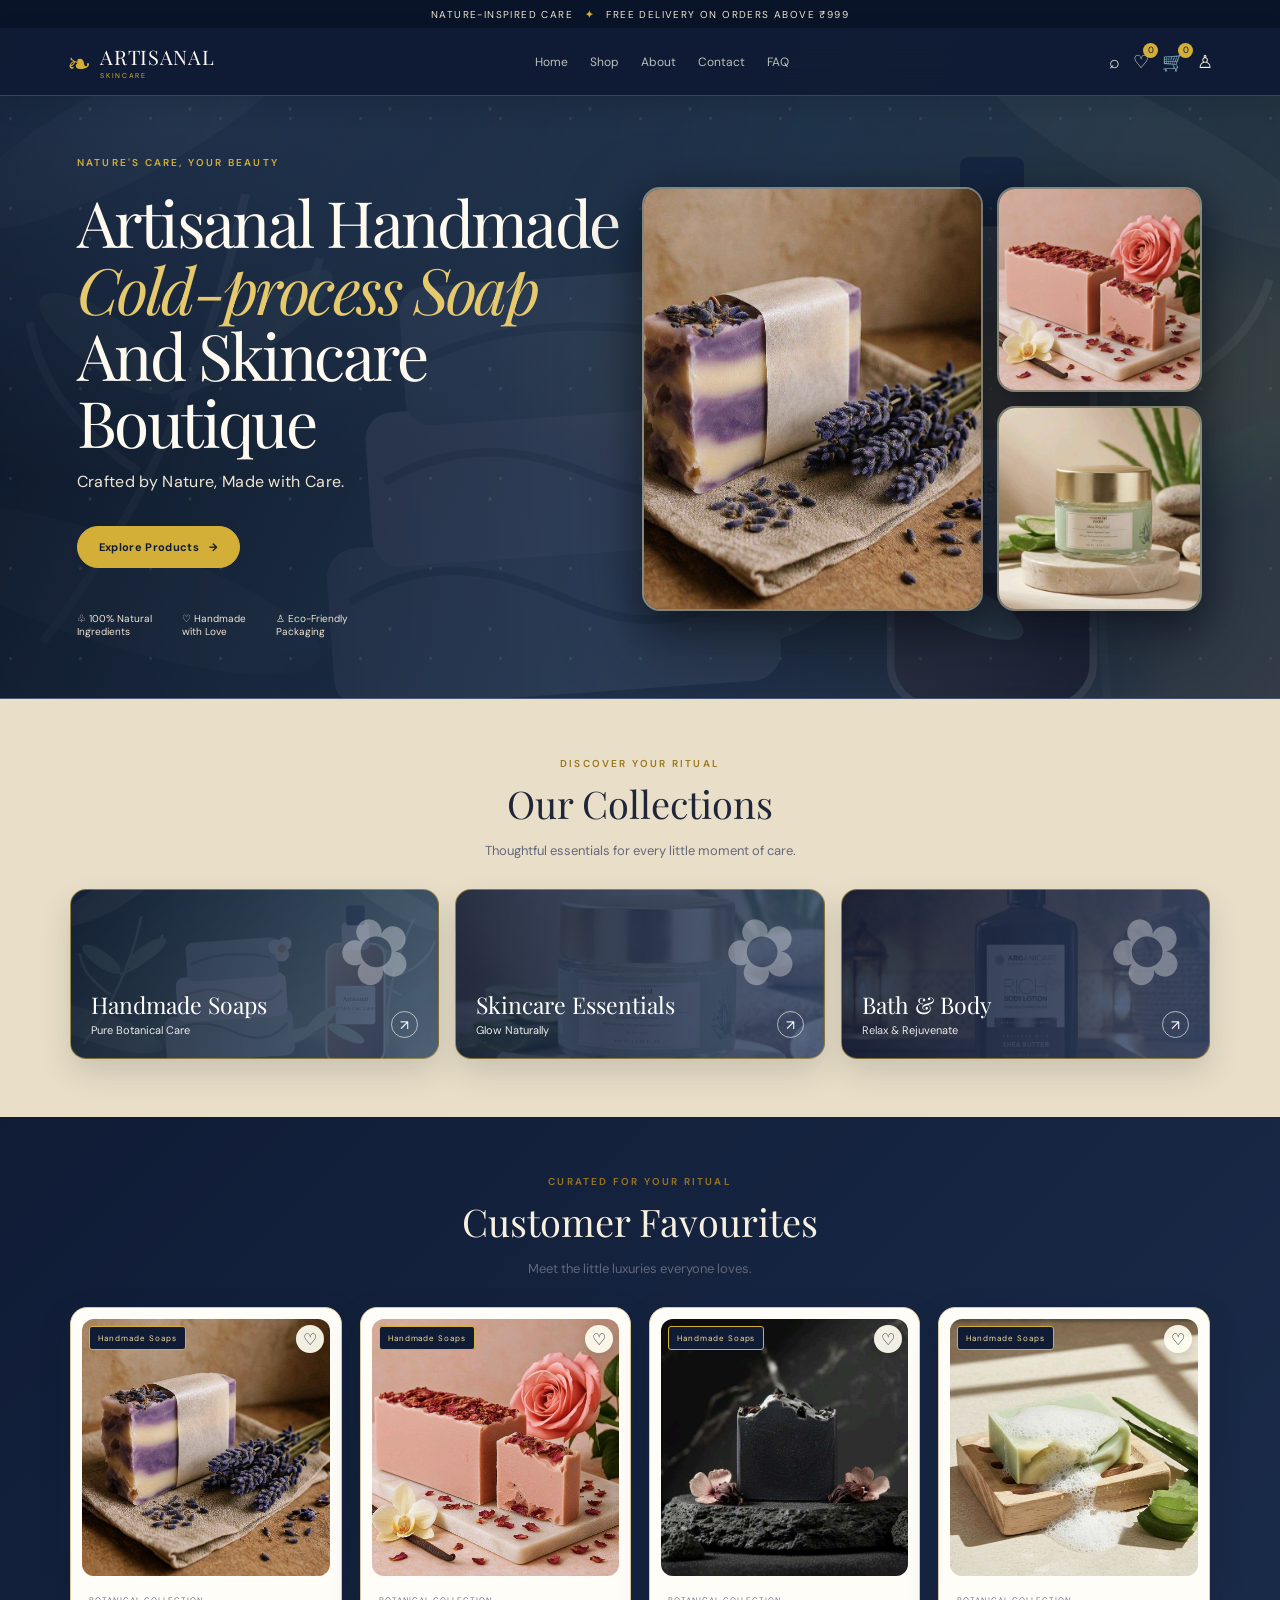
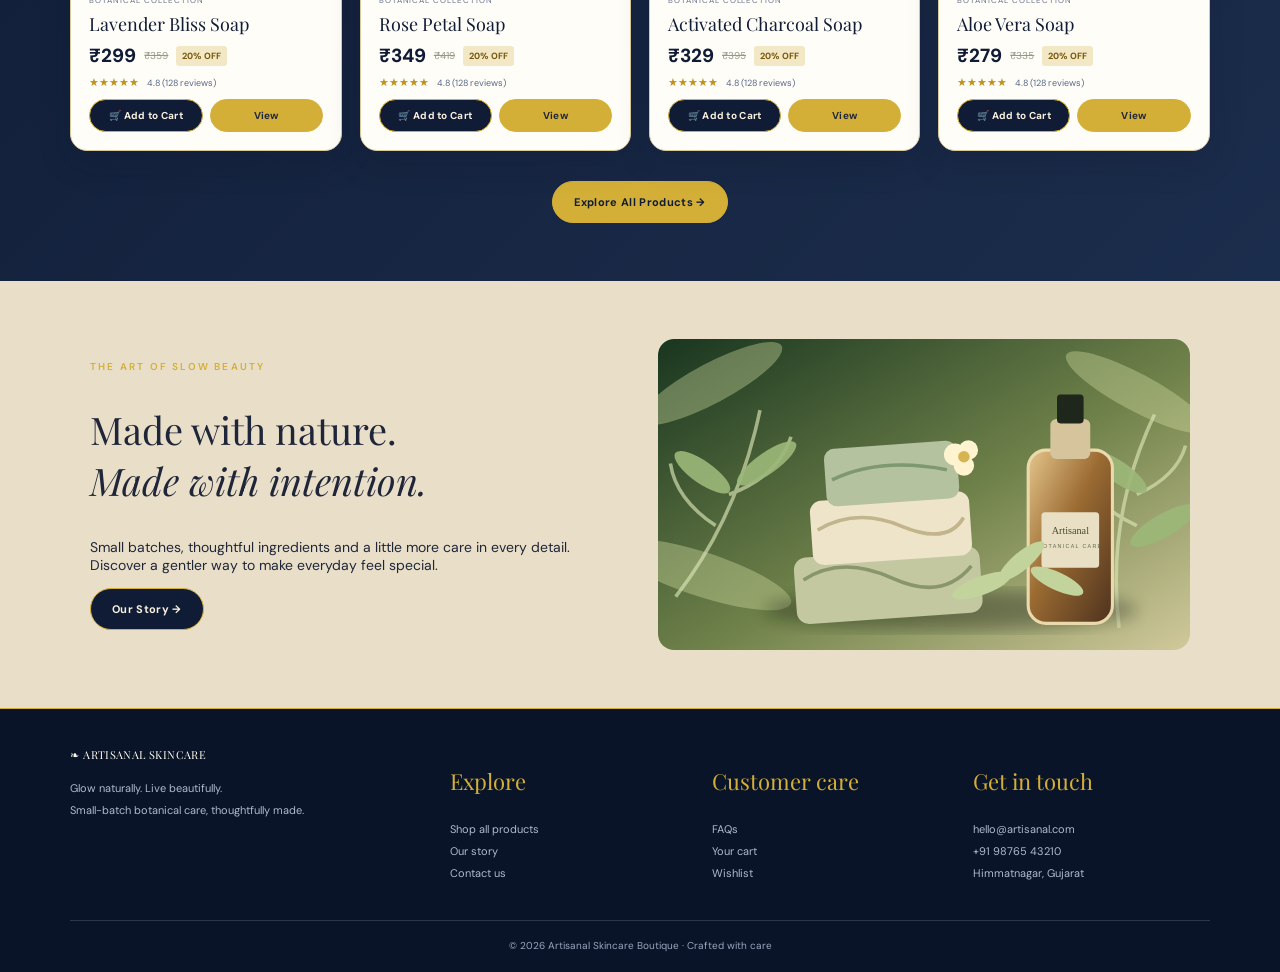
<file: index.html>
<!doctype html>
<html lang="en">
  <head>
    <meta charset="utf-8">
    <meta name="viewport" content="width=device-width,initial-scale=1">
    <meta name="theme-color" content="#101C36">
    <title>
      Home | Artisanal Skincare Boutique
    </title>
    <link rel="stylesheet" href="styles.css">
  </head>
  <body>
    <div class="announcement">
      NATURE-INSPIRED CARE
      <b>
        ✦
      </b>
      FREE DELIVERY ON ORDERS ABOVE ₹999
    </div>
    <header class="site-header">
      <a class="brand" href="index.html">
        <span class="brand-mark">
          ❧
        </span>
        <span>
          ARTISANAL
          <small>
            SKINCARE
          </small>
        </span>
      </a>
      <nav class="nav" id="mainNav">
        <a href="index.html">
          Home
        </a>
        <a href="shop.html">
          Shop
        </a>
        <a href="about.html">
          About
        </a>
        <a href="contact.html">
          Contact
        </a>
        <a href="faq.html">
          FAQ
        </a>
      </nav>
      <div class="header-actions">
        <a class="icon-link" href="shop.html" aria-label="Search">
          ⌕
        </a>
        <a class="icon-link" href="wishlist.html" aria-label="Wishlist">
          ♡
          <span class="count" id="wishCount">
            0
          </span>
        </a>
        <a class="icon-link" href="cart.html" aria-label="Cart">
          🛒
          <span class="count" id="cartCount">
            0
          </span>
        </a>
        <a class="icon-link" href="login.html" aria-label="Account">
          ♙
        </a>
        <button class="mobile-menu" id="mobileMenu">
          ☰
        </button>
      </div>
    </header>
    <main id="app" data-page="index">
    </main>
    <footer class="site-footer">
      <div class="footer-grid">
        <div>
          <a class="brand" href="index.html">
            ❧ ARTISANAL SKINCARE
          </a>
          <p>
            Glow naturally. Live beautifully.
            <br>
            Small-batch botanical care, thoughtfully made.
          </p>
        </div>
        <div>
          <h3>
            Explore
          </h3>
          <a href="shop.html">
            Shop all products
          </a>
          <a href="about.html">
            Our story
          </a>
          <a href="contact.html">
            Contact us
          </a>
        </div>
        <div>
          <h3>
            Customer care
          </h3>
          <a href="faq.html">
            FAQs
          </a>
          <a href="cart.html">
            Your cart
          </a>
          <a href="wishlist.html">
            Wishlist
          </a>
        </div>
        <div>
          <h3>
            Get in touch
          </h3>
          <p>
            hello@artisanal.com
            <br>
            +91 98765 43210
            <br>
            Himmatnagar, Gujarat
          </p>
        </div>
      </div>
      <div class="copyright">
        © 2026 Artisanal Skincare Boutique · Crafted with care
      </div>
    </footer>
    <div class="toast" id="toast">
    </div>
    <script src="products.js">
    </script>
    <script src="app.js">
    </script>
  </body>
</html>
</file>
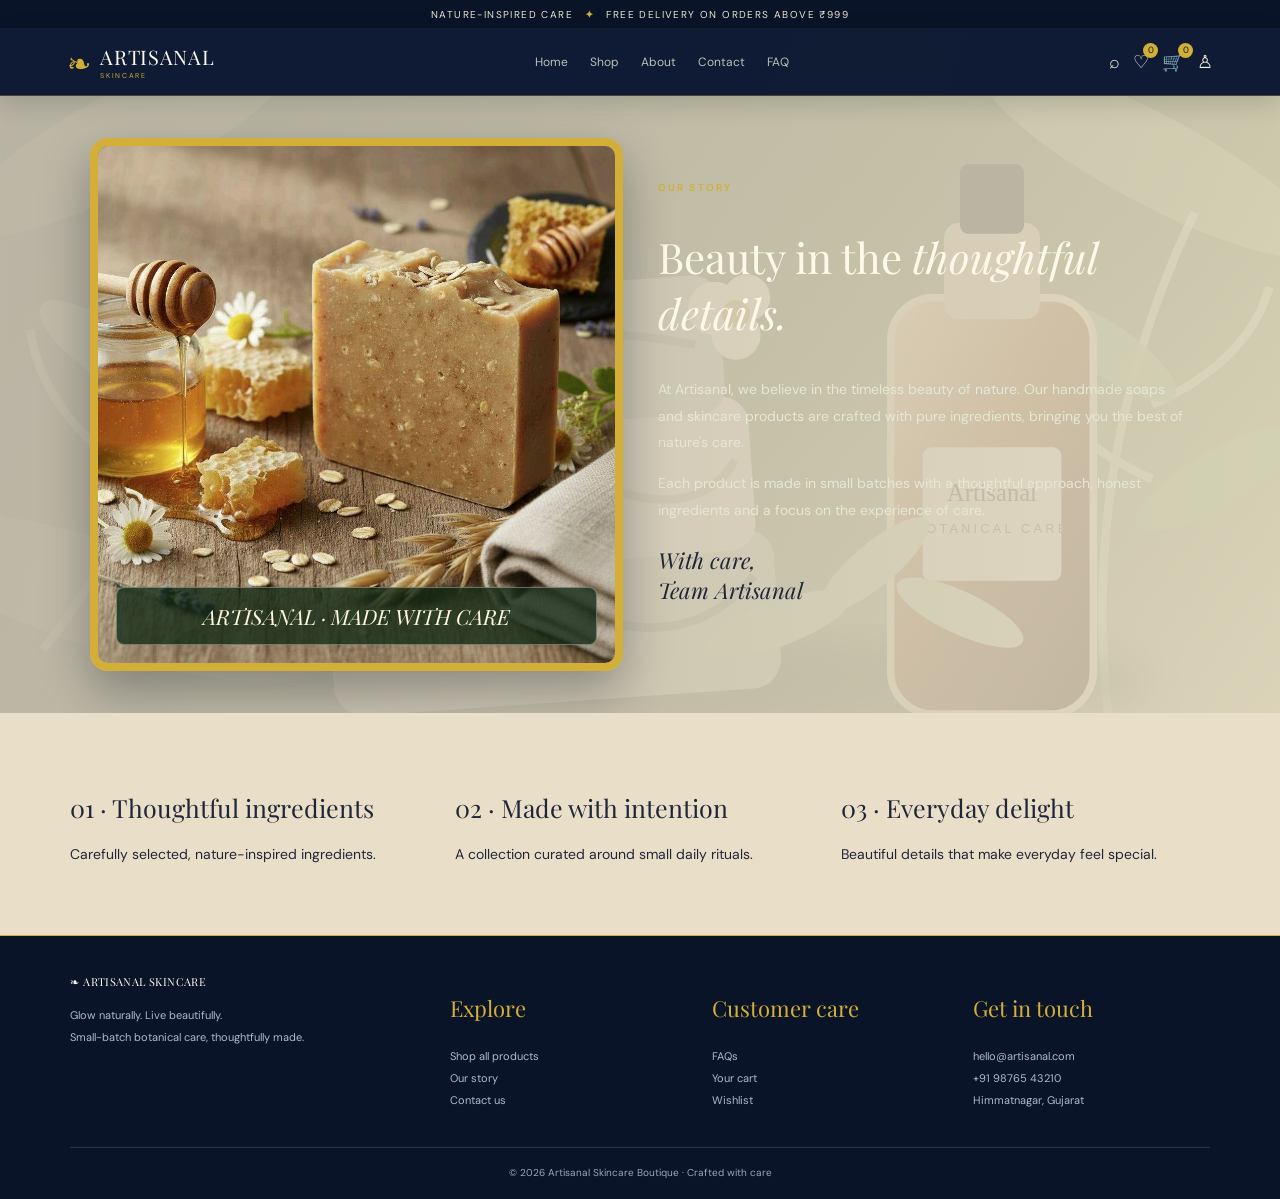
<file: about.html>
<!doctype html>
<html lang="en">
  <head>
    <meta charset="utf-8">
    <meta name="viewport" content="width=device-width,initial-scale=1">
    <meta name="theme-color" content="#101C36">
    <title>
      Our Story | Artisanal Skincare Boutique
    </title>
    <link rel="stylesheet" href="styles.css">
  </head>
  <body>
    <div class="announcement">
      NATURE-INSPIRED CARE
      <b>
        ✦
      </b>
      FREE DELIVERY ON ORDERS ABOVE ₹999
    </div>
    <header class="site-header">
      <a class="brand" href="index.html">
        <span class="brand-mark">
          ❧
        </span>
        <span>
          ARTISANAL
          <small>
            SKINCARE
          </small>
        </span>
      </a>
      <nav class="nav" id="mainNav">
        <a href="index.html">
          Home
        </a>
        <a href="shop.html">
          Shop
        </a>
        <a href="about.html">
          About
        </a>
        <a href="contact.html">
          Contact
        </a>
        <a href="faq.html">
          FAQ
        </a>
      </nav>
      <div class="header-actions">
        <a class="icon-link" href="shop.html" aria-label="Search">
          ⌕
        </a>
        <a class="icon-link" href="wishlist.html" aria-label="Wishlist">
          ♡
          <span class="count" id="wishCount">
            0
          </span>
        </a>
        <a class="icon-link" href="cart.html" aria-label="Cart">
          🛒
          <span class="count" id="cartCount">
            0
          </span>
        </a>
        <a class="icon-link" href="login.html" aria-label="Account">
          ♙
        </a>
        <button class="mobile-menu" id="mobileMenu">
          ☰
        </button>
      </div>
    </header>
    <main id="app" data-page="about">
    </main>
    <footer class="site-footer">
      <div class="footer-grid">
        <div>
          <a class="brand" href="index.html">
            ❧ ARTISANAL SKINCARE
          </a>
          <p>
            Glow naturally. Live beautifully.
            <br>
            Small-batch botanical care, thoughtfully made.
          </p>
        </div>
        <div>
          <h3>
            Explore
          </h3>
          <a href="shop.html">
            Shop all products
          </a>
          <a href="about.html">
            Our story
          </a>
          <a href="contact.html">
            Contact us
          </a>
        </div>
        <div>
          <h3>
            Customer care
          </h3>
          <a href="faq.html">
            FAQs
          </a>
          <a href="cart.html">
            Your cart
          </a>
          <a href="wishlist.html">
            Wishlist
          </a>
        </div>
        <div>
          <h3>
            Get in touch
          </h3>
          <p>
            hello@artisanal.com
            <br>
            +91 98765 43210
            <br>
            Himmatnagar, Gujarat
          </p>
        </div>
      </div>
      <div class="copyright">
        © 2026 Artisanal Skincare Boutique · Crafted with care
      </div>
    </footer>
    <div class="toast" id="toast">
    </div>
    <script src="products.js">
    </script>
    <script src="app.js">
    </script>
  </body>
</html>
</file>
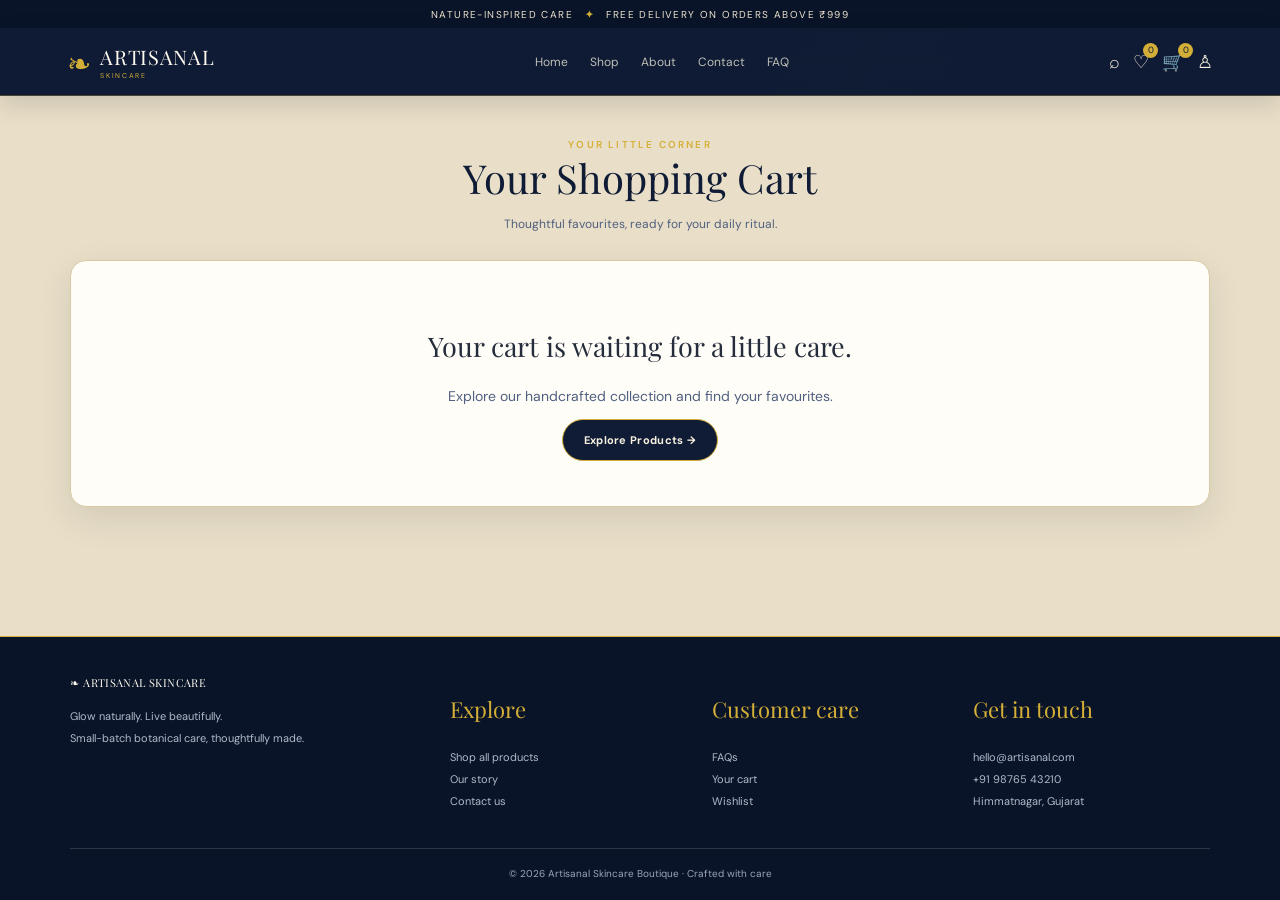
<file: cart.html>
<!doctype html>
<html lang="en">
  <head>
    <meta charset="utf-8">
    <meta name="viewport" content="width=device-width,initial-scale=1">
    <meta name="theme-color" content="#101C36">
    <title>
      Shopping Cart | Artisanal Skincare Boutique
    </title>
    <link rel="stylesheet" href="styles.css">
  </head>
  <body>
    <div class="announcement">
      NATURE-INSPIRED CARE
      <b>
        ✦
      </b>
      FREE DELIVERY ON ORDERS ABOVE ₹999
    </div>
    <header class="site-header">
      <a class="brand" href="index.html">
        <span class="brand-mark">
          ❧
        </span>
        <span>
          ARTISANAL
          <small>
            SKINCARE
          </small>
        </span>
      </a>
      <nav class="nav" id="mainNav">
        <a href="index.html">
          Home
        </a>
        <a href="shop.html">
          Shop
        </a>
        <a href="about.html">
          About
        </a>
        <a href="contact.html">
          Contact
        </a>
        <a href="faq.html">
          FAQ
        </a>
      </nav>
      <div class="header-actions">
        <a class="icon-link" href="shop.html" aria-label="Search">
          ⌕
        </a>
        <a class="icon-link" href="wishlist.html" aria-label="Wishlist">
          ♡
          <span class="count" id="wishCount">
            0
          </span>
        </a>
        <a class="icon-link" href="cart.html" aria-label="Cart">
          🛒
          <span class="count" id="cartCount">
            0
          </span>
        </a>
        <a class="icon-link" href="login.html" aria-label="Account">
          ♙
        </a>
        <button class="mobile-menu" id="mobileMenu">
          ☰
        </button>
      </div>
    </header>
    <main id="app" data-page="cart">
    </main>
    <footer class="site-footer">
      <div class="footer-grid">
        <div>
          <a class="brand" href="index.html">
            ❧ ARTISANAL SKINCARE
          </a>
          <p>
            Glow naturally. Live beautifully.
            <br>
            Small-batch botanical care, thoughtfully made.
          </p>
        </div>
        <div>
          <h3>
            Explore
          </h3>
          <a href="shop.html">
            Shop all products
          </a>
          <a href="about.html">
            Our story
          </a>
          <a href="contact.html">
            Contact us
          </a>
        </div>
        <div>
          <h3>
            Customer care
          </h3>
          <a href="faq.html">
            FAQs
          </a>
          <a href="cart.html">
            Your cart
          </a>
          <a href="wishlist.html">
            Wishlist
          </a>
        </div>
        <div>
          <h3>
            Get in touch
          </h3>
          <p>
            hello@artisanal.com
            <br>
            +91 98765 43210
            <br>
            Himmatnagar, Gujarat
          </p>
        </div>
      </div>
      <div class="copyright">
        © 2026 Artisanal Skincare Boutique · Crafted with care
      </div>
    </footer>
    <div class="toast" id="toast">
    </div>
    <script src="products.js">
    </script>
    <script src="app.js">
    </script>
  </body>
</html>
</file>
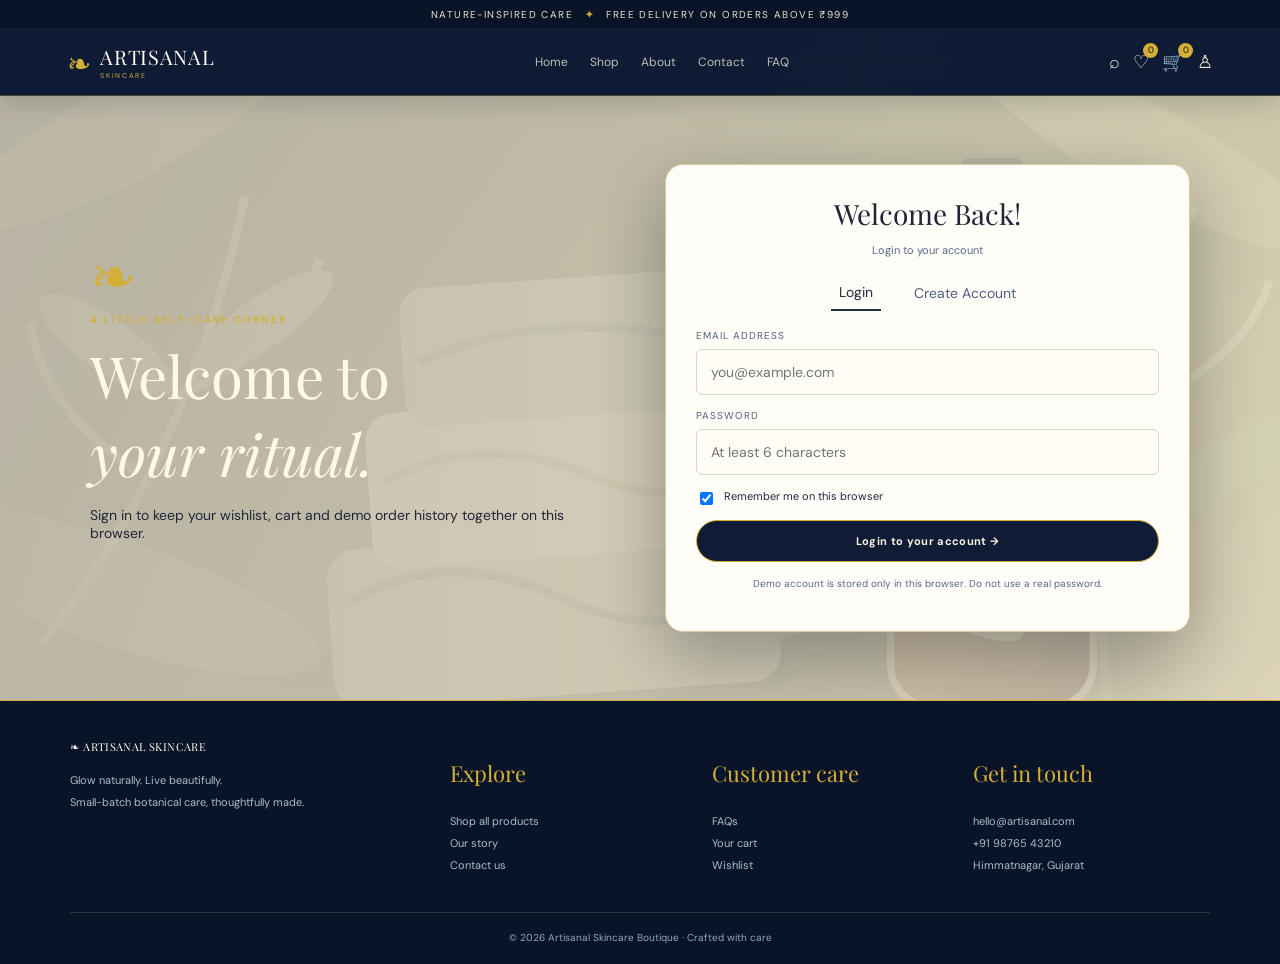
<file: checkout.html>
<!doctype html>
<html lang="en">
  <head>
    <meta charset="utf-8">
    <meta name="viewport" content="width=device-width,initial-scale=1">
    <meta name="theme-color" content="#101C36">
    <title>
      Checkout | Artisanal Skincare Boutique
    </title>
    <link rel="stylesheet" href="styles.css">
  </head>
  <body>
    <div class="announcement">
      NATURE-INSPIRED CARE
      <b>
        ✦
      </b>
      FREE DELIVERY ON ORDERS ABOVE ₹999
    </div>
    <header class="site-header">
      <a class="brand" href="index.html">
        <span class="brand-mark">
          ❧
        </span>
        <span>
          ARTISANAL
          <small>
            SKINCARE
          </small>
        </span>
      </a>
      <nav class="nav" id="mainNav">
        <a href="index.html">
          Home
        </a>
        <a href="shop.html">
          Shop
        </a>
        <a href="about.html">
          About
        </a>
        <a href="contact.html">
          Contact
        </a>
        <a href="faq.html">
          FAQ
        </a>
      </nav>
      <div class="header-actions">
        <a class="icon-link" href="shop.html" aria-label="Search">
          ⌕
        </a>
        <a class="icon-link" href="wishlist.html" aria-label="Wishlist">
          ♡
          <span class="count" id="wishCount">
            0
          </span>
        </a>
        <a class="icon-link" href="cart.html" aria-label="Cart">
          🛒
          <span class="count" id="cartCount">
            0
          </span>
        </a>
        <a class="icon-link" href="login.html" aria-label="Account">
          ♙
        </a>
        <button class="mobile-menu" id="mobileMenu">
          ☰
        </button>
      </div>
    </header>
    <main id="app" data-page="checkout">
    </main>
    <footer class="site-footer">
      <div class="footer-grid">
        <div>
          <a class="brand" href="index.html">
            ❧ ARTISANAL SKINCARE
          </a>
          <p>
            Glow naturally. Live beautifully.
            <br>
            Small-batch botanical care, thoughtfully made.
          </p>
        </div>
        <div>
          <h3>
            Explore
          </h3>
          <a href="shop.html">
            Shop all products
          </a>
          <a href="about.html">
            Our story
          </a>
          <a href="contact.html">
            Contact us
          </a>
        </div>
        <div>
          <h3>
            Customer care
          </h3>
          <a href="faq.html">
            FAQs
          </a>
          <a href="cart.html">
            Your cart
          </a>
          <a href="wishlist.html">
            Wishlist
          </a>
        </div>
        <div>
          <h3>
            Get in touch
          </h3>
          <p>
            hello@artisanal.com
            <br>
            +91 98765 43210
            <br>
            Himmatnagar, Gujarat
          </p>
        </div>
      </div>
      <div class="copyright">
        © 2026 Artisanal Skincare Boutique · Crafted with care
      </div>
    </footer>
    <div class="toast" id="toast">
    </div>
    <script src="products.js">
    </script>
    <script src="app.js">
    </script>
  </body>
</html>
</file>
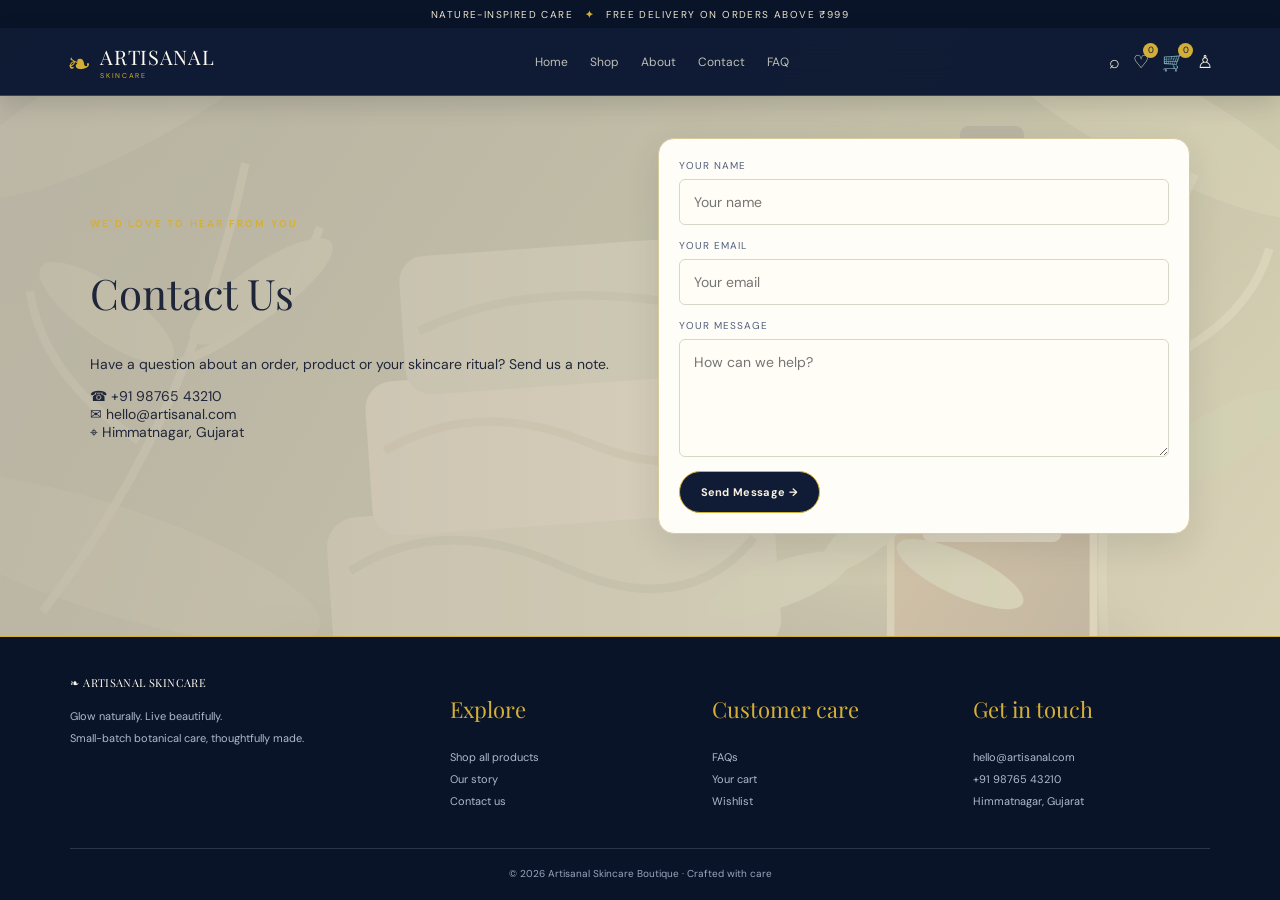
<file: contact.html>
<!doctype html>
<html lang="en">
  <head>
    <meta charset="utf-8">
    <meta name="viewport" content="width=device-width,initial-scale=1">
    <meta name="theme-color" content="#101C36">
    <title>
      Contact Us | Artisanal Skincare Boutique
    </title>
    <link rel="stylesheet" href="styles.css">
  </head>
  <body>
    <div class="announcement">
      NATURE-INSPIRED CARE
      <b>
        ✦
      </b>
      FREE DELIVERY ON ORDERS ABOVE ₹999
    </div>
    <header class="site-header">
      <a class="brand" href="index.html">
        <span class="brand-mark">
          ❧
        </span>
        <span>
          ARTISANAL
          <small>
            SKINCARE
          </small>
        </span>
      </a>
      <nav class="nav" id="mainNav">
        <a href="index.html">
          Home
        </a>
        <a href="shop.html">
          Shop
        </a>
        <a href="about.html">
          About
        </a>
        <a href="contact.html">
          Contact
        </a>
        <a href="faq.html">
          FAQ
        </a>
      </nav>
      <div class="header-actions">
        <a class="icon-link" href="shop.html" aria-label="Search">
          ⌕
        </a>
        <a class="icon-link" href="wishlist.html" aria-label="Wishlist">
          ♡
          <span class="count" id="wishCount">
            0
          </span>
        </a>
        <a class="icon-link" href="cart.html" aria-label="Cart">
          🛒
          <span class="count" id="cartCount">
            0
          </span>
        </a>
        <a class="icon-link" href="login.html" aria-label="Account">
          ♙
        </a>
        <button class="mobile-menu" id="mobileMenu">
          ☰
        </button>
      </div>
    </header>
    <main id="app" data-page="contact">
    </main>
    <footer class="site-footer">
      <div class="footer-grid">
        <div>
          <a class="brand" href="index.html">
            ❧ ARTISANAL SKINCARE
          </a>
          <p>
            Glow naturally. Live beautifully.
            <br>
            Small-batch botanical care, thoughtfully made.
          </p>
        </div>
        <div>
          <h3>
            Explore
          </h3>
          <a href="shop.html">
            Shop all products
          </a>
          <a href="about.html">
            Our story
          </a>
          <a href="contact.html">
            Contact us
          </a>
        </div>
        <div>
          <h3>
            Customer care
          </h3>
          <a href="faq.html">
            FAQs
          </a>
          <a href="cart.html">
            Your cart
          </a>
          <a href="wishlist.html">
            Wishlist
          </a>
        </div>
        <div>
          <h3>
            Get in touch
          </h3>
          <p>
            hello@artisanal.com
            <br>
            +91 98765 43210
            <br>
            Himmatnagar, Gujarat
          </p>
        </div>
      </div>
      <div class="copyright">
        © 2026 Artisanal Skincare Boutique · Crafted with care
      </div>
    </footer>
    <div class="toast" id="toast">
    </div>
    <script src="products.js">
    </script>
    <script src="app.js">
    </script>
  </body>
</html>
</file>
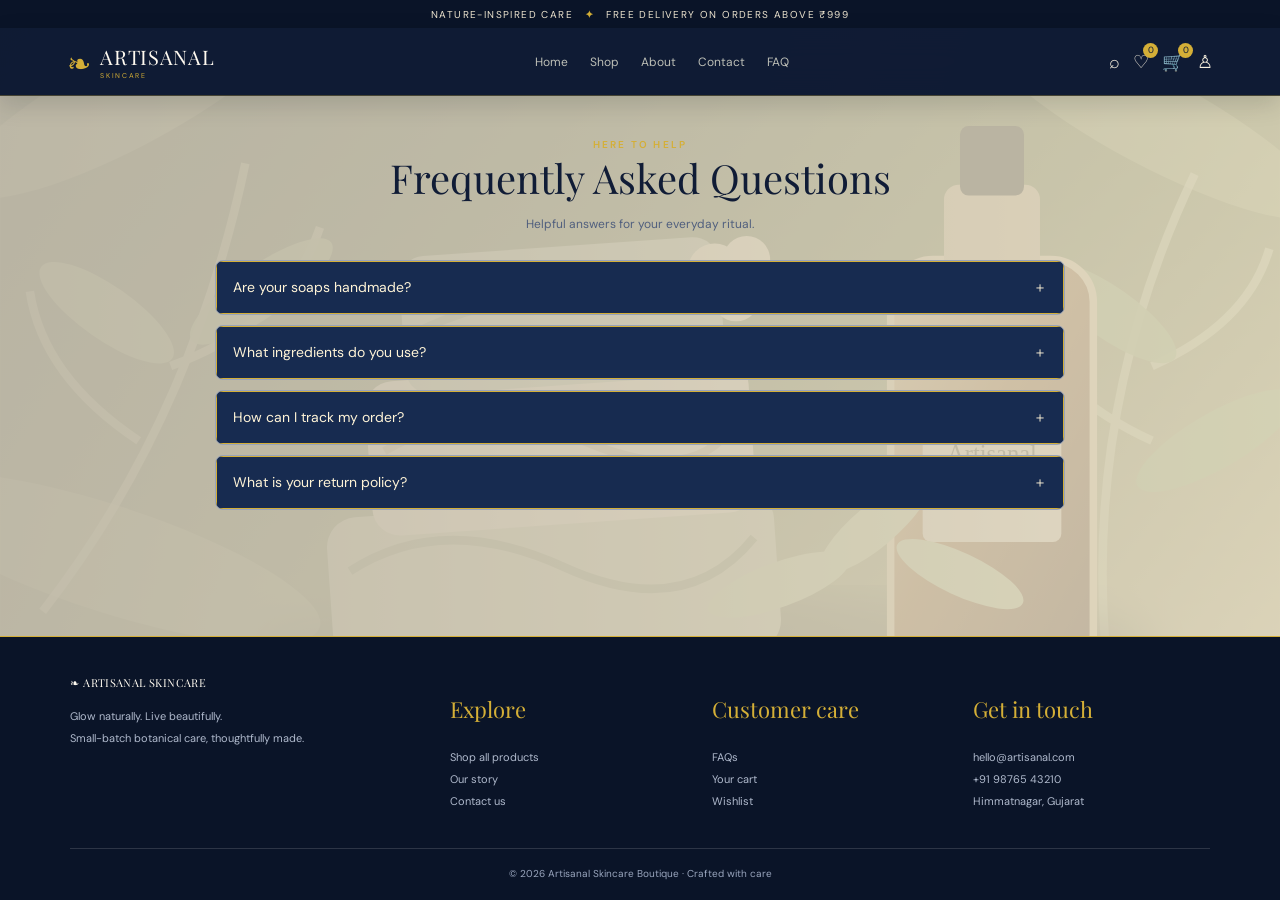
<file: faq.html>
<!doctype html>
<html lang="en">
  <head>
    <meta charset="utf-8">
    <meta name="viewport" content="width=device-width,initial-scale=1">
    <meta name="theme-color" content="#101C36">
    <title>
      Frequently Asked Questions | Artisanal Skincare Boutique
    </title>
    <link rel="stylesheet" href="styles.css">
  </head>
  <body>
    <div class="announcement">
      NATURE-INSPIRED CARE
      <b>
        ✦
      </b>
      FREE DELIVERY ON ORDERS ABOVE ₹999
    </div>
    <header class="site-header">
      <a class="brand" href="index.html">
        <span class="brand-mark">
          ❧
        </span>
        <span>
          ARTISANAL
          <small>
            SKINCARE
          </small>
        </span>
      </a>
      <nav class="nav" id="mainNav">
        <a href="index.html">
          Home
        </a>
        <a href="shop.html">
          Shop
        </a>
        <a href="about.html">
          About
        </a>
        <a href="contact.html">
          Contact
        </a>
        <a href="faq.html">
          FAQ
        </a>
      </nav>
      <div class="header-actions">
        <a class="icon-link" href="shop.html" aria-label="Search">
          ⌕
        </a>
        <a class="icon-link" href="wishlist.html" aria-label="Wishlist">
          ♡
          <span class="count" id="wishCount">
            0
          </span>
        </a>
        <a class="icon-link" href="cart.html" aria-label="Cart">
          🛒
          <span class="count" id="cartCount">
            0
          </span>
        </a>
        <a class="icon-link" href="login.html" aria-label="Account">
          ♙
        </a>
        <button class="mobile-menu" id="mobileMenu">
          ☰
        </button>
      </div>
    </header>
    <main id="app" data-page="faq">
    </main>
    <footer class="site-footer">
      <div class="footer-grid">
        <div>
          <a class="brand" href="index.html">
            ❧ ARTISANAL SKINCARE
          </a>
          <p>
            Glow naturally. Live beautifully.
            <br>
            Small-batch botanical care, thoughtfully made.
          </p>
        </div>
        <div>
          <h3>
            Explore
          </h3>
          <a href="shop.html">
            Shop all products
          </a>
          <a href="about.html">
            Our story
          </a>
          <a href="contact.html">
            Contact us
          </a>
        </div>
        <div>
          <h3>
            Customer care
          </h3>
          <a href="faq.html">
            FAQs
          </a>
          <a href="cart.html">
            Your cart
          </a>
          <a href="wishlist.html">
            Wishlist
          </a>
        </div>
        <div>
          <h3>
            Get in touch
          </h3>
          <p>
            hello@artisanal.com
            <br>
            +91 98765 43210
            <br>
            Himmatnagar, Gujarat
          </p>
        </div>
      </div>
      <div class="copyright">
        © 2026 Artisanal Skincare Boutique · Crafted with care
      </div>
    </footer>
    <div class="toast" id="toast">
    </div>
    <script src="products.js">
    </script>
    <script src="app.js">
    </script>
  </body>
</html>
</file>
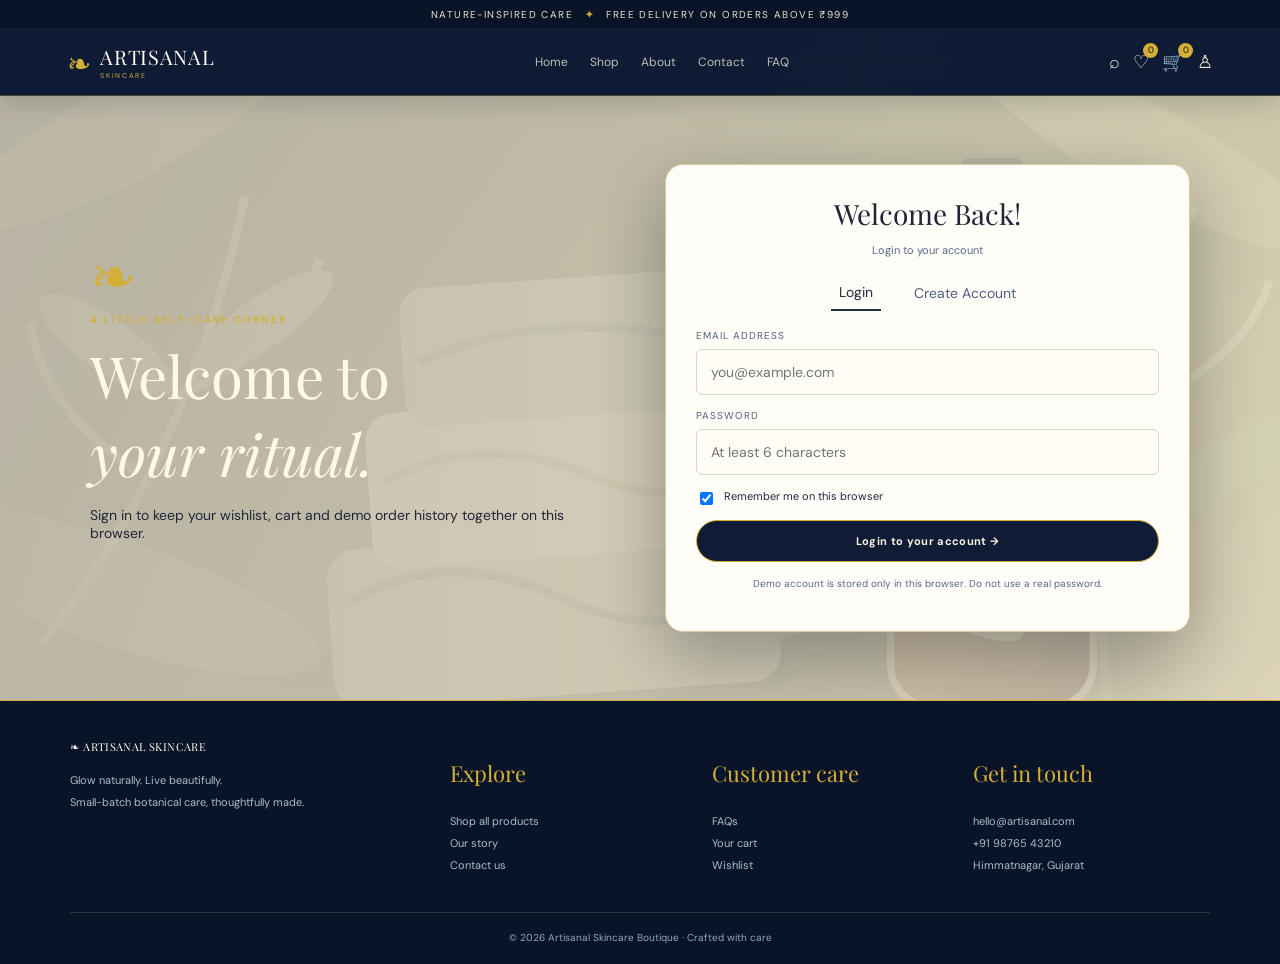
<file: login.html>
<!doctype html>
<html lang="en">
  <head>
    <meta charset="utf-8">
    <meta name="viewport" content="width=device-width,initial-scale=1">
    <meta name="theme-color" content="#101C36">
    <title>
      Account | Artisanal Skincare Boutique
    </title>
    <link rel="stylesheet" href="styles.css">
  </head>
  <body>
    <div class="announcement">
      NATURE-INSPIRED CARE
      <b>
        ✦
      </b>
      FREE DELIVERY ON ORDERS ABOVE ₹999
    </div>
    <header class="site-header">
      <a class="brand" href="index.html">
        <span class="brand-mark">
          ❧
        </span>
        <span>
          ARTISANAL
          <small>
            SKINCARE
          </small>
        </span>
      </a>
      <nav class="nav" id="mainNav">
        <a href="index.html">
          Home
        </a>
        <a href="shop.html">
          Shop
        </a>
        <a href="about.html">
          About
        </a>
        <a href="contact.html">
          Contact
        </a>
        <a href="faq.html">
          FAQ
        </a>
      </nav>
      <div class="header-actions">
        <a class="icon-link" href="shop.html" aria-label="Search">
          ⌕
        </a>
        <a class="icon-link" href="wishlist.html" aria-label="Wishlist">
          ♡
          <span class="count" id="wishCount">
            0
          </span>
        </a>
        <a class="icon-link" href="cart.html" aria-label="Cart">
          🛒
          <span class="count" id="cartCount">
            0
          </span>
        </a>
        <a class="icon-link" href="login.html" aria-label="Account">
          ♙
        </a>
        <button class="mobile-menu" id="mobileMenu">
          ☰
        </button>
      </div>
    </header>
    <main id="app" data-page="login">
    </main>
    <footer class="site-footer">
      <div class="footer-grid">
        <div>
          <a class="brand" href="index.html">
            ❧ ARTISANAL SKINCARE
          </a>
          <p>
            Glow naturally. Live beautifully.
            <br>
            Small-batch botanical care, thoughtfully made.
          </p>
        </div>
        <div>
          <h3>
            Explore
          </h3>
          <a href="shop.html">
            Shop all products
          </a>
          <a href="about.html">
            Our story
          </a>
          <a href="contact.html">
            Contact us
          </a>
        </div>
        <div>
          <h3>
            Customer care
          </h3>
          <a href="faq.html">
            FAQs
          </a>
          <a href="cart.html">
            Your cart
          </a>
          <a href="wishlist.html">
            Wishlist
          </a>
        </div>
        <div>
          <h3>
            Get in touch
          </h3>
          <p>
            hello@artisanal.com
            <br>
            +91 98765 43210
            <br>
            Himmatnagar, Gujarat
          </p>
        </div>
      </div>
      <div class="copyright">
        © 2026 Artisanal Skincare Boutique · Crafted with care
      </div>
    </footer>
    <div class="toast" id="toast">
    </div>
    <script src="products.js">
    </script>
    <script src="app.js">
    </script>
  </body>
</html>
</file>
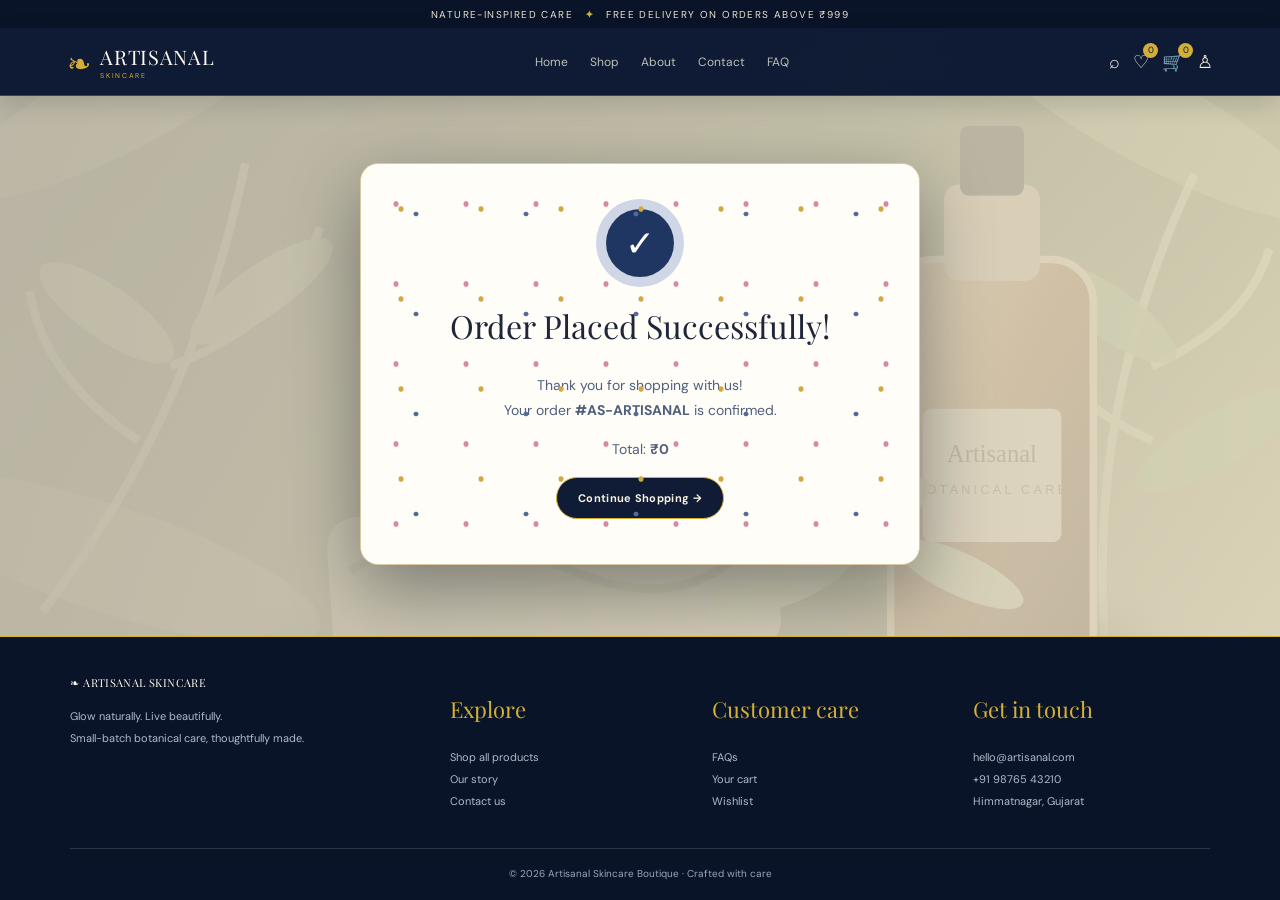
<file: order-success.html>
<!doctype html>
<html lang="en">
  <head>
    <meta charset="utf-8">
    <meta name="viewport" content="width=device-width,initial-scale=1">
    <meta name="theme-color" content="#101C36">
    <title>
      Order Confirmation | Artisanal Skincare Boutique
    </title>
    <link rel="stylesheet" href="styles.css">
  </head>
  <body>
    <div class="announcement">
      NATURE-INSPIRED CARE
      <b>
        ✦
      </b>
      FREE DELIVERY ON ORDERS ABOVE ₹999
    </div>
    <header class="site-header">
      <a class="brand" href="index.html">
        <span class="brand-mark">
          ❧
        </span>
        <span>
          ARTISANAL
          <small>
            SKINCARE
          </small>
        </span>
      </a>
      <nav class="nav" id="mainNav">
        <a href="index.html">
          Home
        </a>
        <a href="shop.html">
          Shop
        </a>
        <a href="about.html">
          About
        </a>
        <a href="contact.html">
          Contact
        </a>
        <a href="faq.html">
          FAQ
        </a>
      </nav>
      <div class="header-actions">
        <a class="icon-link" href="shop.html" aria-label="Search">
          ⌕
        </a>
        <a class="icon-link" href="wishlist.html" aria-label="Wishlist">
          ♡
          <span class="count" id="wishCount">
            0
          </span>
        </a>
        <a class="icon-link" href="cart.html" aria-label="Cart">
          🛒
          <span class="count" id="cartCount">
            0
          </span>
        </a>
        <a class="icon-link" href="login.html" aria-label="Account">
          ♙
        </a>
        <button class="mobile-menu" id="mobileMenu">
          ☰
        </button>
      </div>
    </header>
    <main id="app" data-page="order-success">
    </main>
    <footer class="site-footer">
      <div class="footer-grid">
        <div>
          <a class="brand" href="index.html">
            ❧ ARTISANAL SKINCARE
          </a>
          <p>
            Glow naturally. Live beautifully.
            <br>
            Small-batch botanical care, thoughtfully made.
          </p>
        </div>
        <div>
          <h3>
            Explore
          </h3>
          <a href="shop.html">
            Shop all products
          </a>
          <a href="about.html">
            Our story
          </a>
          <a href="contact.html">
            Contact us
          </a>
        </div>
        <div>
          <h3>
            Customer care
          </h3>
          <a href="faq.html">
            FAQs
          </a>
          <a href="cart.html">
            Your cart
          </a>
          <a href="wishlist.html">
            Wishlist
          </a>
        </div>
        <div>
          <h3>
            Get in touch
          </h3>
          <p>
            hello@artisanal.com
            <br>
            +91 98765 43210
            <br>
            Himmatnagar, Gujarat
          </p>
        </div>
      </div>
      <div class="copyright">
        © 2026 Artisanal Skincare Boutique · Crafted with care
      </div>
    </footer>
    <div class="toast" id="toast">
    </div>
    <script src="products.js">
    </script>
    <script src="app.js">
    </script>
  </body>
</html>
</file>
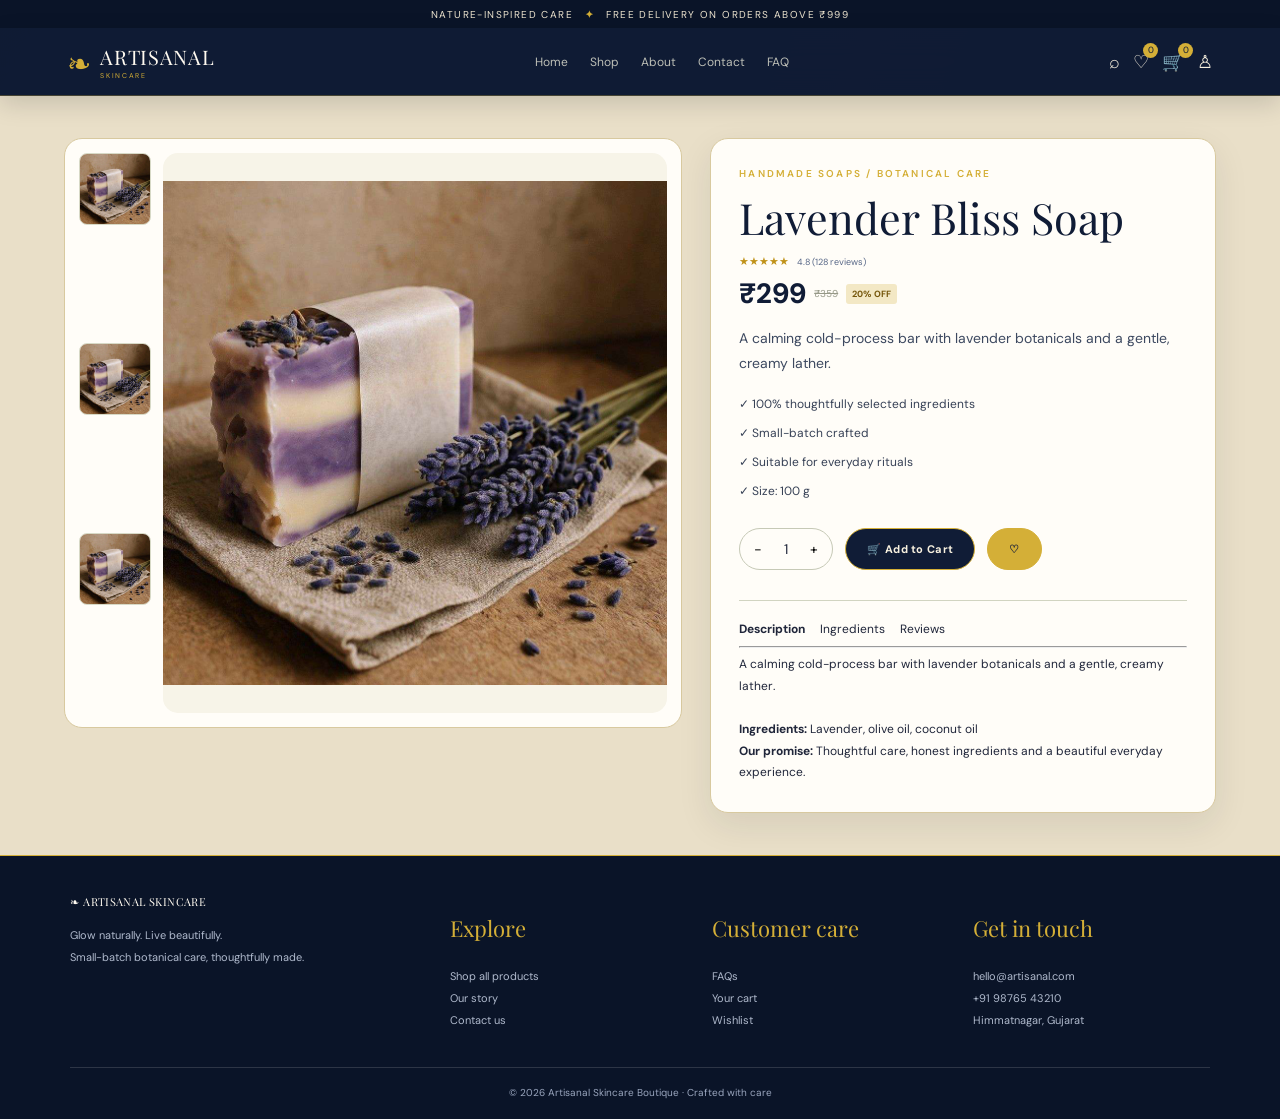
<file: product.html>
<!doctype html>
<html lang="en">
  <head>
    <meta charset="utf-8">
    <meta name="viewport" content="width=device-width,initial-scale=1">
    <meta name="theme-color" content="#101C36">
    <title>
      Product Details | Artisanal Skincare Boutique
    </title>
    <link rel="stylesheet" href="styles.css">
  </head>
  <body>
    <div class="announcement">
      NATURE-INSPIRED CARE
      <b>
        ✦
      </b>
      FREE DELIVERY ON ORDERS ABOVE ₹999
    </div>
    <header class="site-header">
      <a class="brand" href="index.html">
        <span class="brand-mark">
          ❧
        </span>
        <span>
          ARTISANAL
          <small>
            SKINCARE
          </small>
        </span>
      </a>
      <nav class="nav" id="mainNav">
        <a href="index.html">
          Home
        </a>
        <a href="shop.html">
          Shop
        </a>
        <a href="about.html">
          About
        </a>
        <a href="contact.html">
          Contact
        </a>
        <a href="faq.html">
          FAQ
        </a>
      </nav>
      <div class="header-actions">
        <a class="icon-link" href="shop.html" aria-label="Search">
          ⌕
        </a>
        <a class="icon-link" href="wishlist.html" aria-label="Wishlist">
          ♡
          <span class="count" id="wishCount">
            0
          </span>
        </a>
        <a class="icon-link" href="cart.html" aria-label="Cart">
          🛒
          <span class="count" id="cartCount">
            0
          </span>
        </a>
        <a class="icon-link" href="login.html" aria-label="Account">
          ♙
        </a>
        <button class="mobile-menu" id="mobileMenu">
          ☰
        </button>
      </div>
    </header>
    <main id="app" data-page="product">
    </main>
    <footer class="site-footer">
      <div class="footer-grid">
        <div>
          <a class="brand" href="index.html">
            ❧ ARTISANAL SKINCARE
          </a>
          <p>
            Glow naturally. Live beautifully.
            <br>
            Small-batch botanical care, thoughtfully made.
          </p>
        </div>
        <div>
          <h3>
            Explore
          </h3>
          <a href="shop.html">
            Shop all products
          </a>
          <a href="about.html">
            Our story
          </a>
          <a href="contact.html">
            Contact us
          </a>
        </div>
        <div>
          <h3>
            Customer care
          </h3>
          <a href="faq.html">
            FAQs
          </a>
          <a href="cart.html">
            Your cart
          </a>
          <a href="wishlist.html">
            Wishlist
          </a>
        </div>
        <div>
          <h3>
            Get in touch
          </h3>
          <p>
            hello@artisanal.com
            <br>
            +91 98765 43210
            <br>
            Himmatnagar, Gujarat
          </p>
        </div>
      </div>
      <div class="copyright">
        © 2026 Artisanal Skincare Boutique · Crafted with care
      </div>
    </footer>
    <div class="toast" id="toast">
    </div>
    <script src="products.js">
    </script>
    <script src="app.js">
    </script>
  </body>
</html>
</file>
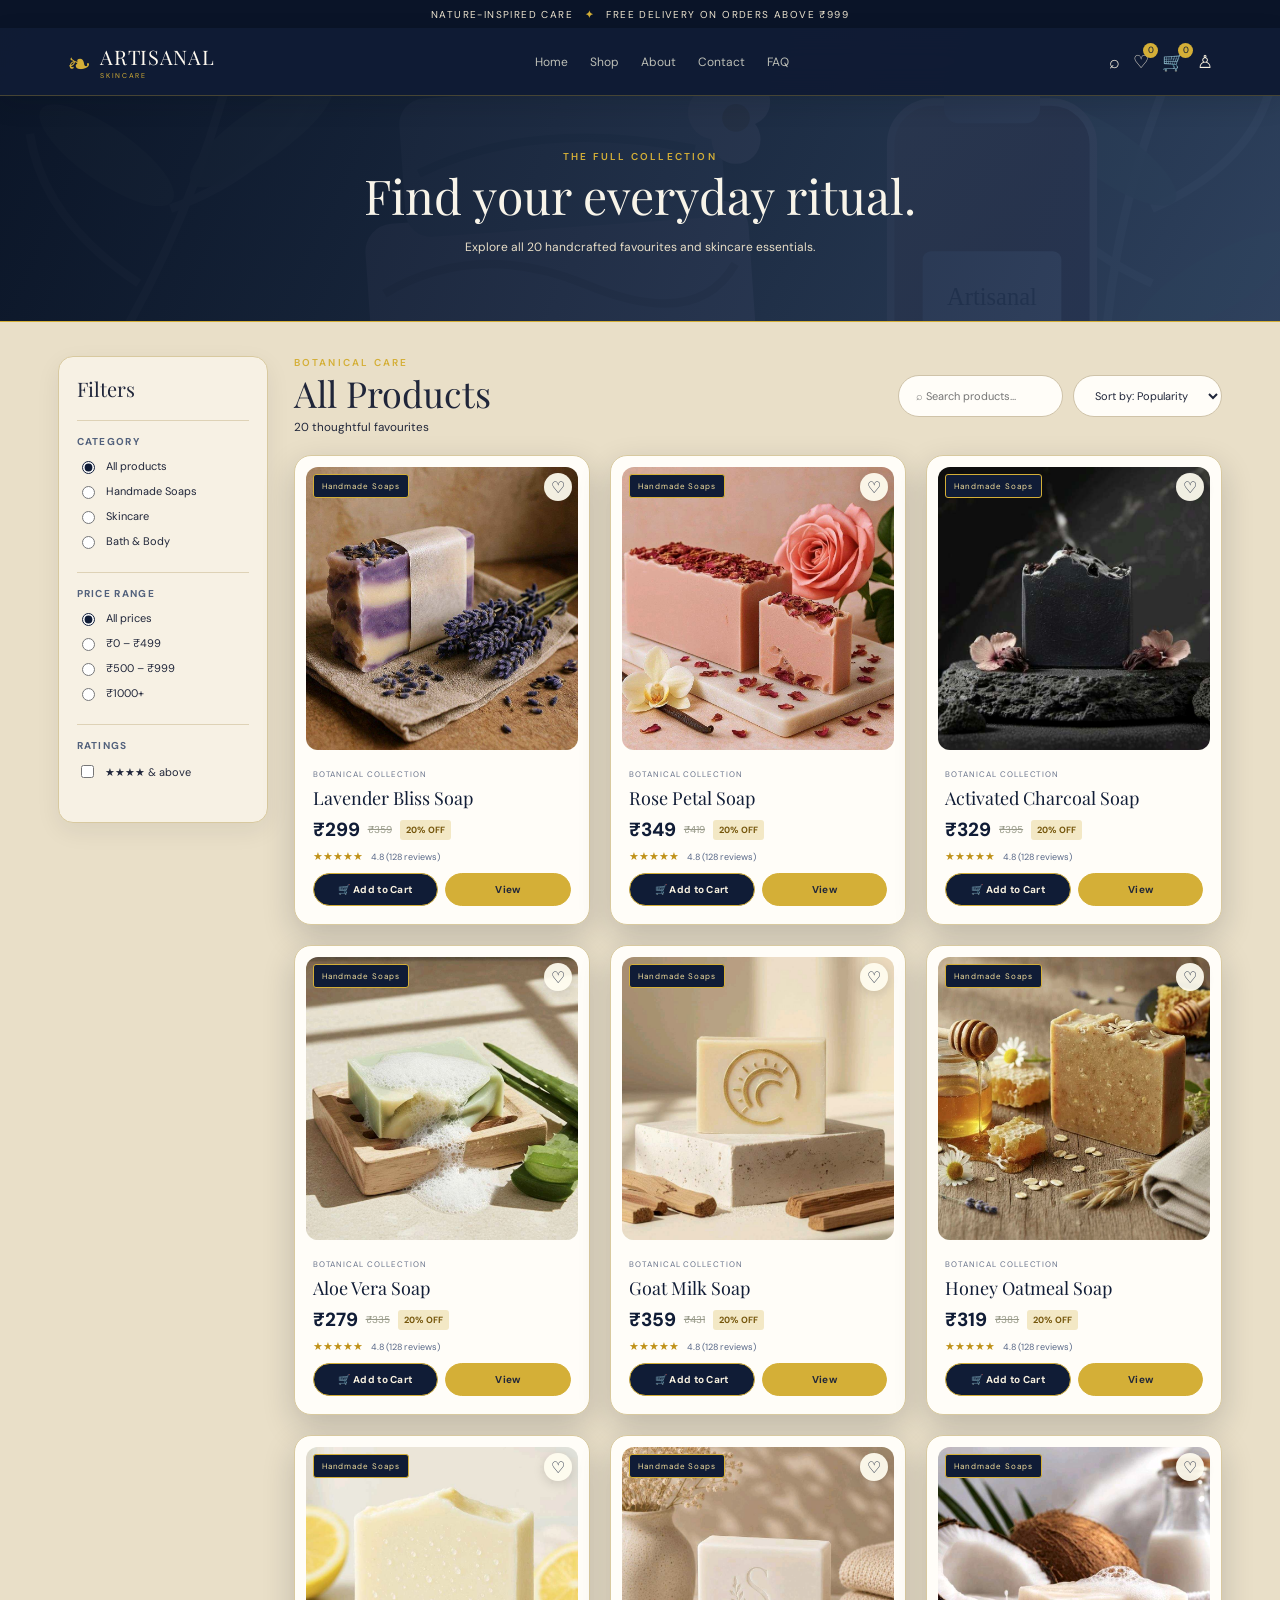
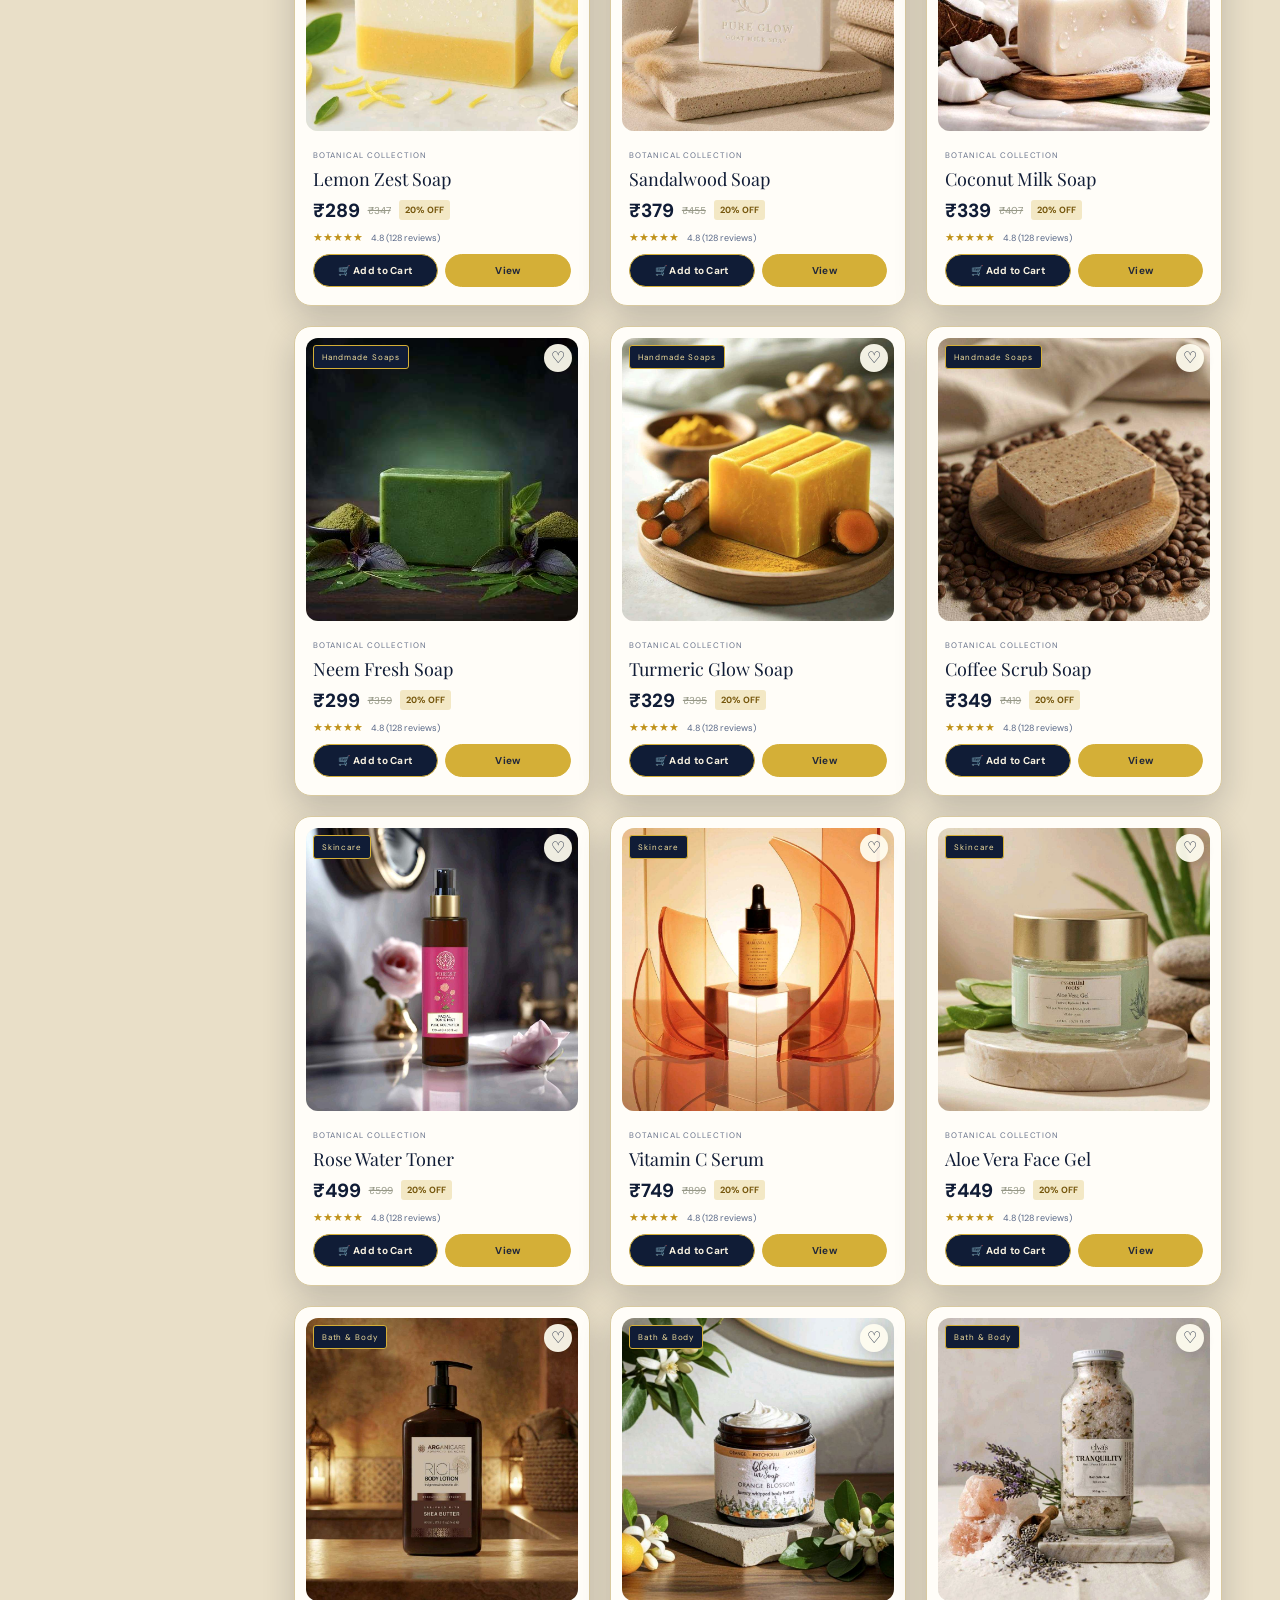
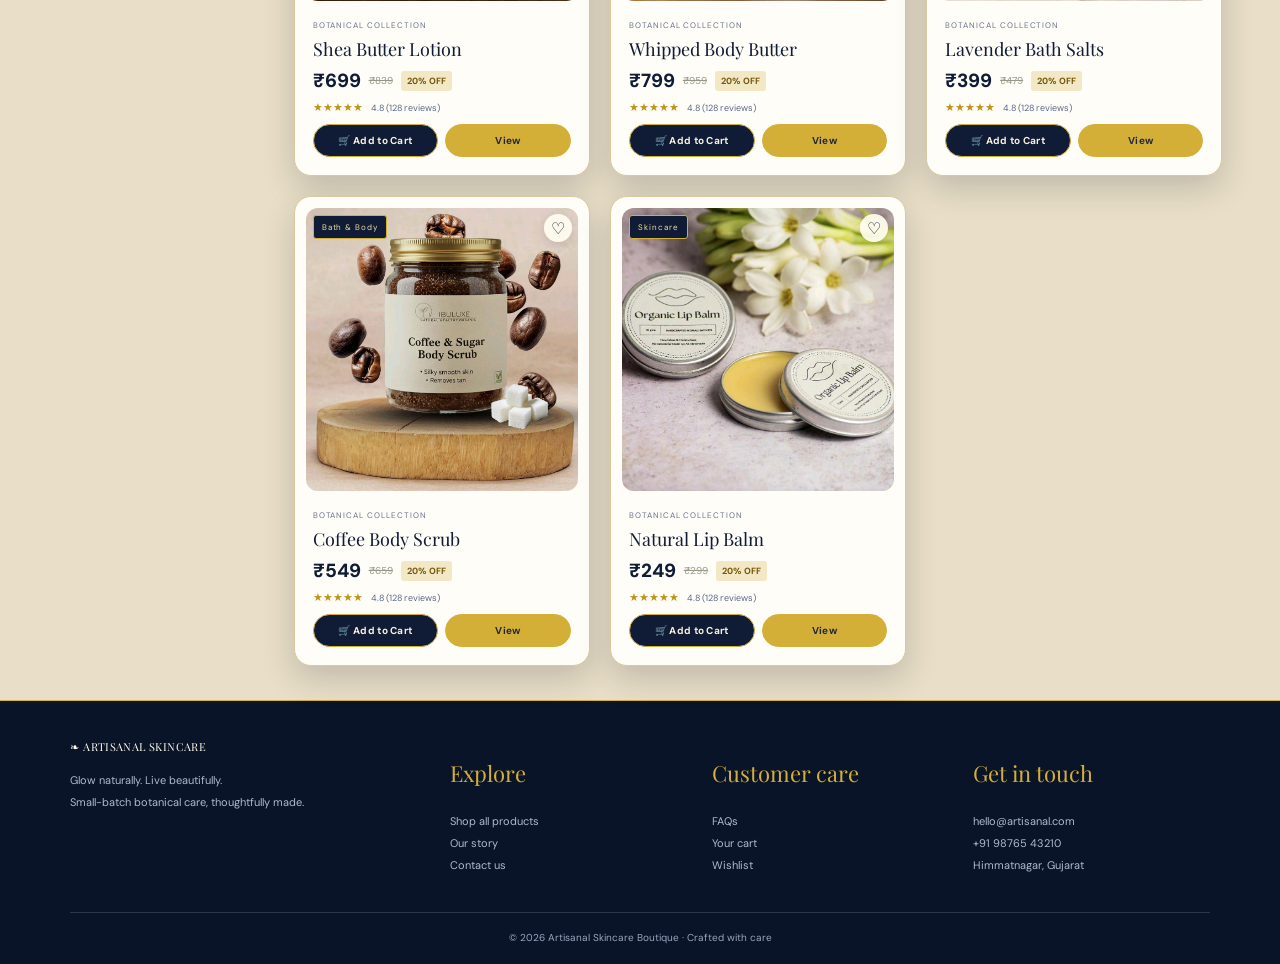
<file: shop.html>
<!doctype html>
<html lang="en">
  <head>
    <meta charset="utf-8">
    <meta name="viewport" content="width=device-width,initial-scale=1">
    <meta name="theme-color" content="#101C36">
    <title>
      Shop | Artisanal Skincare Boutique
    </title>
    <link rel="stylesheet" href="styles.css">
  </head>
  <body>
    <div class="announcement">
      NATURE-INSPIRED CARE
      <b>
        ✦
      </b>
      FREE DELIVERY ON ORDERS ABOVE ₹999
    </div>
    <header class="site-header">
      <a class="brand" href="index.html">
        <span class="brand-mark">
          ❧
        </span>
        <span>
          ARTISANAL
          <small>
            SKINCARE
          </small>
        </span>
      </a>
      <nav class="nav" id="mainNav">
        <a href="index.html">
          Home
        </a>
        <a href="shop.html">
          Shop
        </a>
        <a href="about.html">
          About
        </a>
        <a href="contact.html">
          Contact
        </a>
        <a href="faq.html">
          FAQ
        </a>
      </nav>
      <div class="header-actions">
        <a class="icon-link" href="shop.html" aria-label="Search">
          ⌕
        </a>
        <a class="icon-link" href="wishlist.html" aria-label="Wishlist">
          ♡
          <span class="count" id="wishCount">
            0
          </span>
        </a>
        <a class="icon-link" href="cart.html" aria-label="Cart">
          🛒
          <span class="count" id="cartCount">
            0
          </span>
        </a>
        <a class="icon-link" href="login.html" aria-label="Account">
          ♙
        </a>
        <button class="mobile-menu" id="mobileMenu">
          ☰
        </button>
      </div>
    </header>
    <main id="app" data-page="shop">
    </main>
    <footer class="site-footer">
      <div class="footer-grid">
        <div>
          <a class="brand" href="index.html">
            ❧ ARTISANAL SKINCARE
          </a>
          <p>
            Glow naturally. Live beautifully.
            <br>
            Small-batch botanical care, thoughtfully made.
          </p>
        </div>
        <div>
          <h3>
            Explore
          </h3>
          <a href="shop.html">
            Shop all products
          </a>
          <a href="about.html">
            Our story
          </a>
          <a href="contact.html">
            Contact us
          </a>
        </div>
        <div>
          <h3>
            Customer care
          </h3>
          <a href="faq.html">
            FAQs
          </a>
          <a href="cart.html">
            Your cart
          </a>
          <a href="wishlist.html">
            Wishlist
          </a>
        </div>
        <div>
          <h3>
            Get in touch
          </h3>
          <p>
            hello@artisanal.com
            <br>
            +91 98765 43210
            <br>
            Himmatnagar, Gujarat
          </p>
        </div>
      </div>
      <div class="copyright">
        © 2026 Artisanal Skincare Boutique · Crafted with care
      </div>
    </footer>
    <div class="toast" id="toast">
    </div>
    <script src="products.js">
    </script>
    <script src="app.js">
    </script>
  </body>
</html>
</file>
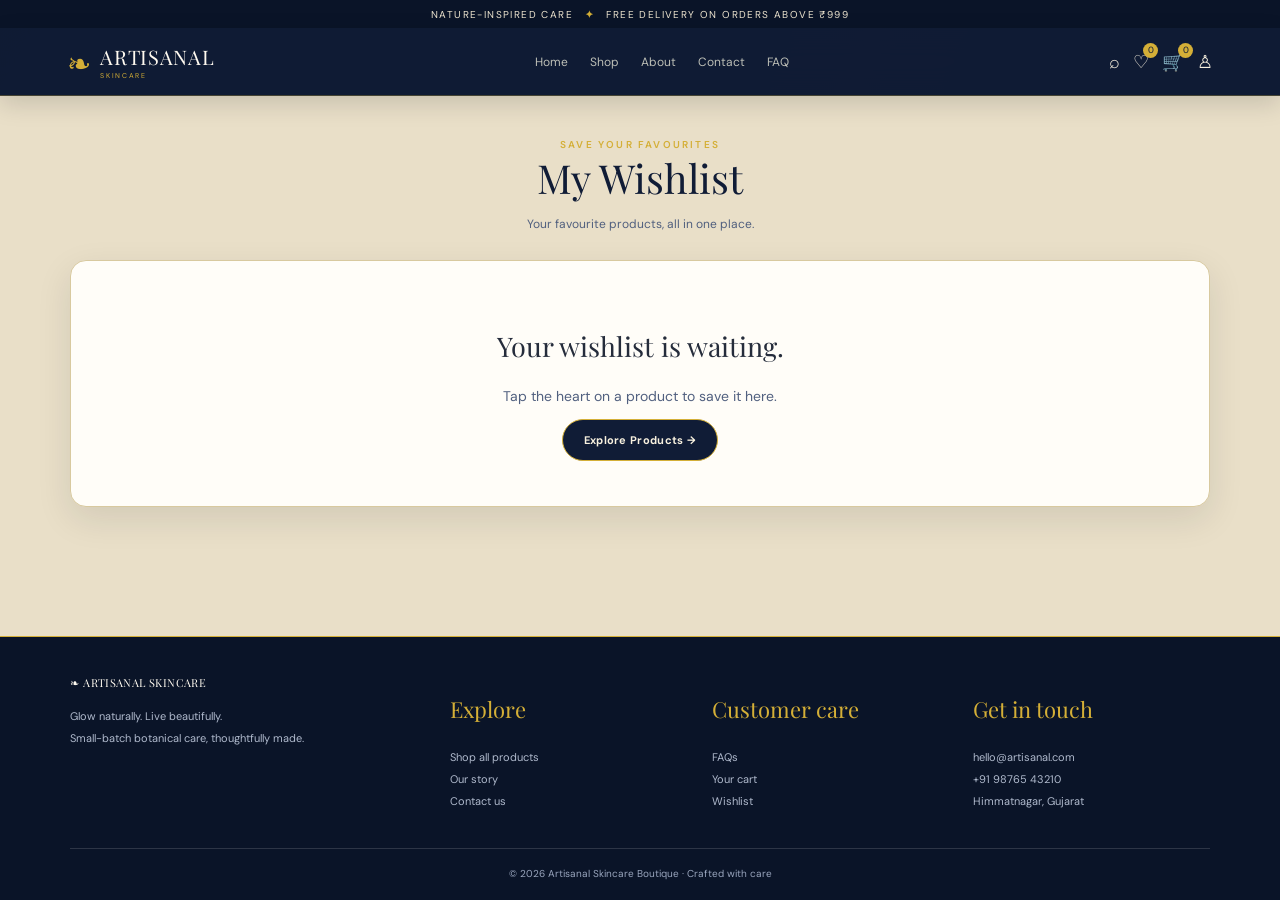
<file: wishlist.html>
<!doctype html>
<html lang="en">
  <head>
    <meta charset="utf-8">
    <meta name="viewport" content="width=device-width,initial-scale=1">
    <meta name="theme-color" content="#101C36">
    <title>
      My Wishlist | Artisanal Skincare Boutique
    </title>
    <link rel="stylesheet" href="styles.css">
  </head>
  <body>
    <div class="announcement">
      NATURE-INSPIRED CARE
      <b>
        ✦
      </b>
      FREE DELIVERY ON ORDERS ABOVE ₹999
    </div>
    <header class="site-header">
      <a class="brand" href="index.html">
        <span class="brand-mark">
          ❧
        </span>
        <span>
          ARTISANAL
          <small>
            SKINCARE
          </small>
        </span>
      </a>
      <nav class="nav" id="mainNav">
        <a href="index.html">
          Home
        </a>
        <a href="shop.html">
          Shop
        </a>
        <a href="about.html">
          About
        </a>
        <a href="contact.html">
          Contact
        </a>
        <a href="faq.html">
          FAQ
        </a>
      </nav>
      <div class="header-actions">
        <a class="icon-link" href="shop.html" aria-label="Search">
          ⌕
        </a>
        <a class="icon-link" href="wishlist.html" aria-label="Wishlist">
          ♡
          <span class="count" id="wishCount">
            0
          </span>
        </a>
        <a class="icon-link" href="cart.html" aria-label="Cart">
          🛒
          <span class="count" id="cartCount">
            0
          </span>
        </a>
        <a class="icon-link" href="login.html" aria-label="Account">
          ♙
        </a>
        <button class="mobile-menu" id="mobileMenu">
          ☰
        </button>
      </div>
    </header>
    <main id="app" data-page="wishlist">
    </main>
    <footer class="site-footer">
      <div class="footer-grid">
        <div>
          <a class="brand" href="index.html">
            ❧ ARTISANAL SKINCARE
          </a>
          <p>
            Glow naturally. Live beautifully.
            <br>
            Small-batch botanical care, thoughtfully made.
          </p>
        </div>
        <div>
          <h3>
            Explore
          </h3>
          <a href="shop.html">
            Shop all products
          </a>
          <a href="about.html">
            Our story
          </a>
          <a href="contact.html">
            Contact us
          </a>
        </div>
        <div>
          <h3>
            Customer care
          </h3>
          <a href="faq.html">
            FAQs
          </a>
          <a href="cart.html">
            Your cart
          </a>
          <a href="wishlist.html">
            Wishlist
          </a>
        </div>
        <div>
          <h3>
            Get in touch
          </h3>
          <p>
            hello@artisanal.com
            <br>
            +91 98765 43210
            <br>
            Himmatnagar, Gujarat
          </p>
        </div>
      </div>
      <div class="copyright">
        © 2026 Artisanal Skincare Boutique · Crafted with care
      </div>
    </footer>
    <div class="toast" id="toast">
    </div>
    <script src="products.js">
    </script>
    <script src="app.js">
    </script>
  </body>
</html>
</file>
<file: styles.css>
@import url('https://fonts.googleapis.com/css2?family=DM+Sans:wght@400;500;600;700&family=Playfair+Display:wght@500;600;700;800&display=swap');
:root {
  --forest:#101C36;
  --forest2:#1B2D4C;
  --leaf:#344A70;
  --sage:#A8B7D4;
  --cream:#E9DFC8;
  --paper:#FFFDF8;
  --ink:#20263A;
  --gold:#D4AF37;
  --line:rgba(245,241,218,.2);
  --serif:'Playfair Display',Georgia,serif;
  --sans:'DM Sans',Arial,sans-serif
}
* {
  box-sizing:border-box
}
html {
  scroll-behavior:smooth
}
body {
  margin:0;
  background:var(--forest);
  color:var(--cream);
  font-family:var(--sans);
  font-size:14px
}
a {
  color:inherit;
  text-decoration:none
}
button,input,select,textarea {
  font:inherit
}
button {
  cursor:pointer
}
.announcement {
  height:28px;
  display:flex;
  align-items:center;
  justify-content:center;
  background:#0c1320;
  color:#e8e6cf;
  font-size:10px;
  letter-spacing:.12em;
  text-transform:uppercase
}
.announcement b {
  color:var(--gold);
  margin:0 12px
}
.site-header {
  height:74px;
  padding:0 5.2%;
  display:flex;
  align-items:center;
  justify-content:space-between;
  background:rgba(15,39,25,.93);
  position:sticky;
  top:0;
  z-index:30;
  border-bottom:1px solid rgba(255,255,255,.13);
  backdrop-filter:blur(16px)
}
.brand {
  display:flex;
  align-items:center;
  gap:9px;
  font:24px var(--serif);
  color:#f5f1dc;
  letter-spacing:-.04em
}
.brand small {
  display:block;
  font:7px var(--sans);
  letter-spacing:.2em;
  text-transform:uppercase;
  margin-top:1px
}
.brand-mark {
  font-size:29px;
  color:#dce4bf
}
.nav {
  display:flex;
  align-items:center;
  gap:20px;
  font-size:11px;
  color:#e8e8d7
}
.nav a {
  opacity:.8;
  transition:.2s
}
.nav a:hover,.nav a.active {
  opacity:1;
  color:#e6c46e
}
.header-actions {
  display:flex;
  align-items:center;
  gap:13px
}
.icon-link {
  position:relative;
  font-size:18px;
  color:#f2efd9
}
.count {
  position:absolute;
  top:-7px;
  right:-9px;
  background:#d6ad50;
  color:#141924;
  border-radius:50%;
  font-size:9px;
  min-width:15px;
  height:15px;
  display:grid;
  place-items:center
}
.mobile-menu {
  display:none;
  background:none;
  border:0;
  color:white;
  font-size:23px
}
.hero {
  min-height:520px;
  position:relative;
  overflow:hidden;
  display:grid;
  grid-template-columns:1fr 1fr;
  align-items:center;
  padding:54px 7%;
  background:radial-gradient(ellipse at 75% 50%,rgba(178,194,113,.38),transparent 37%),radial-gradient(ellipse at 10% 0%,rgba(101,133,54,.55),transparent 45%),linear-gradient(115deg,#111928,#2c3851 55%,#161d2c)
}
.hero:before,.forest-page:before {
  content:"";
  position:absolute;
  inset:0;
  pointer-events:none;
  background:linear-gradient(90deg,rgba(8,27,16,.68),rgba(10,34,18,.08)),url('assets/hero-botanical.svg') center/cover;
  opacity:.55;
  mix-blend-mode:screen
}
.hero:after {
  content:"";
  position:absolute;
  inset:0;
  opacity:.22;
  background-image:radial-gradient(ellipse at 15% 25%,#c7d58c 0 1px,transparent 2px),radial-gradient(ellipse at 90% 10%,#dce8b0 0 1px,transparent 2px);
  background-size:70px 90px,100px 130px
}
.hero-copy,.hero-art {
  position:relative;
  z-index:2
}
.eyebrow {
  font-size:10px;
  letter-spacing:.22em;
  text-transform:uppercase;
  color:#d5d9b5;
  font-weight:600
}
.hero h1 {
  font:clamp(42px,5vw,67px)/1.04 var(--serif);
  letter-spacing:-.04em;
  max-width:590px;
  margin:20px 0 16px;
  color:#fff9e7
}
.hero h1 em {
  color:#d8dcb7
}
.hero p {
  color:#e4e6d3;
  font-size:15px;
  letter-spacing:.02em
}
.btn {
  display:inline-flex;
  align-items:center;
  justify-content:center;
  gap:10px;
  padding:13px 20px;
  border:0;
  border-radius:4px;
  background:var(--cream);
  color:#1b202a;
  font-weight:700;
  font-size:11px;
  letter-spacing:.03em;
  transition:.25s
}
.btn:hover {
  transform:translateY(-3px);
  box-shadow:0 10px 25px #0003
}
.btn-dark {
  background:#182339;
  color:#fff8e5
}
.btn-outline {
  background:transparent;
  color:inherit;
  border:1px solid currentColor
}
.hero .btn {
  margin-top:18px;
  border-radius:30px
}
.hero-art {
  display:flex;
  justify-content:center;
  align-items:center;
  min-height:390px
}
.hero-product {
  width:min(92%,510px);
  filter:drop-shadow(0 24px 30px #0007);
  border-radius:22px;
  mix-blend-mode:screen;
  opacity:.98
}
.hero-stats {
  display:flex;
  gap:30px;
  margin-top:44px;
  font-size:10px;
  color:#f2f0d7
}
.hero-stats span {
  display:flex;
  align-items:center;
  gap:8px
}
.section {
  padding:58px 5.5%;
  background:var(--cream);
  color:var(--ink)
}
.section.dark {
  background:#182134;
  color:var(--cream)
}
.section-head {
  text-align:center;
  margin:0 auto 30px
}
.section-head .eyebrow {
  color:#586889
}
.section-head h2 {
  font:34px var(--serif);
  margin:8px 0
}
.section-head p {
  color:#505f7e;
  font-size:12px
}
.collections {
  display:grid;
  grid-template-columns:repeat(3,1fr);
  gap:18px;
  max-width:1180px;
  margin:auto
}
.collection {
  height:155px;
  border-radius:12px;
  overflow:hidden;
  position:relative;
  background:linear-gradient(120deg,#333f58,#a5a77b);
  display:flex;
  align-items:end;
  padding:20px;
  color:white;
  box-shadow:0 12px 30px #0f162422
}
.collection:nth-child(2) {
  background:linear-gradient(120deg,#2f384b,#9c8860)
}
.collection:nth-child(3) {
  background:linear-gradient(120deg,#2c3649,#a8a17c)
}
.collection:after {
  content:"✿";
  position:absolute;
  right:25px;
  top:3px;
  font-size:90px;
  color:#fff5;
  transform:rotate(-20deg)
}
.collection strong {
  font:21px var(--serif);
  display:block
}
.collection small {
  font-size:10px;
  opacity:.9
}
.collection .round {
  margin-left:auto;
  border:1px solid #fff9;
  border-radius:50%;
  width:27px;
  height:27px;
  display:grid;
  place-items:center
}
.featured {
  display:grid;
  grid-template-columns:repeat(4,1fr);
  gap:18px;
  max-width:1200px;
  margin:auto
}
.product-card {
  background:#f8f5e8;
  border-radius:13px;
  padding:10px;
  color:#1c212c;
  position:relative;
  box-shadow:0 9px 25px #0c142322;
  transition:.25s;
  overflow:hidden
}
.product-card:hover {
  transform:translateY(-6px);
  box-shadow:0 18px 35px #0c142333
}
.product-image {
  display:block;
  width:100%;
  aspect-ratio:1/1;
  background:#e8e6d5;
  border-radius:9px;
  overflow:hidden
}
.product-image img {
  width:100%;
  height:100%;
  object-fit:cover;
  display:block
}
.product-tag {
  position:absolute;
  top:18px;
  left:18px;
  background:#263146;
  color:#fff4d9;
  font-size:8px;
  letter-spacing:.1em;
  padding:6px 8px;
  border-radius:2px
}
.wish {
  position:absolute;
  top:17px;
  right:17px;
  border:0;
  background:#fff9;
  border-radius:50%;
  width:28px;
  height:28px;
  color:#2b3445;
  font-size:16px
}
.product-info {
  padding:12px 5px 5px
}
.product-info small {
  font-size:8px;
  letter-spacing:.12em;
  text-transform:uppercase;
  color:#576788
}
.product-info h3 {
  font:17px var(--serif);
  margin:5px 0
}
.price-line {
  display:flex;
  align-items:center;
  gap:8px;
  margin:7px 0
}
.price {
  font-weight:800;
  font-size:17px
}
.old-price {
  font-size:10px;
  color:#969887;
  text-decoration:line-through
}
.discount {
  font-size:9px;
  color:#364769;
  background:#d3dae8;
  padding:4px 6px;
  border-radius:3px
}
.rating {
  color:#d69d22;
  font-size:11px
}
.rating span {
  color:#576787;
  font-size:9px;
  margin-left:5px
}
.card-actions {
  display:flex;
  gap:7px;
  margin-top:10px
}
.card-actions .btn {
  flex:1;
  padding:9px 8px;
  font-size:10px;
  border-radius:25px
}
.shop-hero {
  padding:45px 5%;
  text-align:center;
  background:linear-gradient(110deg,#141c2c,#3d4962);
  position:relative;
  overflow:hidden
}
.shop-hero h1 {
  font:40px var(--serif);
  margin:0 0 8px
}
.shop-hero p {
  font-size:12px;
  color:#e1e6cd
}
.shop-layout {
  background:var(--cream);
  color:var(--ink);
  padding:32px 5%;
  display:grid;
  grid-template-columns:210px 1fr;
  gap:28px
}
.filters {
  padding:18px;
  background:#e9e8d4;
  border-radius:10px;
  height:max-content;
  position:sticky;
  top:95px
}
.filters h3 {
  font:20px var(--serif);
  margin:0 0 18px
}
.filter-group {
  border-top:1px solid #c9cbb7;
  padding:14px 0
}
.filter-group h4 {
  font-size:10px;
  text-transform:uppercase;
  letter-spacing:.13em;
  margin:0 0 10px
}
.filter-group label {
  display:flex;
  gap:8px;
  font-size:11px;
  margin:9px 0;
  align-items:center
}
.filter-group input {
  accent-color:#263146
}
.shop-top {
  display:flex;
  justify-content:space-between;
  align-items:center;
  gap:15px;
  margin-bottom:20px
}
.shop-top h2 {
  font:30px var(--serif);
  margin:0
}
.search-sort {
  display:flex;
  gap:10px
}
.search-sort input,.search-sort select {
  border:1px solid #d3d2c0;
  border-radius:20px;
  background:#fffdf5;
  padding:10px 15px;
  font-size:11px;
  color:#222835
}
.shop-grid {
  display:grid;
  grid-template-columns:repeat(3,minmax(0,1fr));
  gap:17px
}
.detail-wrap {
  background:var(--cream);
  color:var(--ink);
  padding:45px 6%;
}
.detail-grid {
  max-width:1160px;
  margin:auto;
  display:grid;
  grid-template-columns:1.1fr .9fr;
  gap:35px;
  align-items:start
}
.detail-gallery {
  display:grid;
  grid-template-columns:72px 1fr;
  gap:12px
}
.thumbs {
  display:grid;
  gap:10px
}
.thumbs img {
  width:100%;
  border-radius:8px;
  background:#e4e5d6
}
.detail-main-img {
  width:100%;
  border-radius:14px;
  background:#e8e6d6
}
.detail-info {
  padding:20px 10px
}
.detail-info h1 {
  font:40px var(--serif);
  margin:8px 0
}
.detail-info .price {
  font-size:28px
}
.detail-info p {
  line-height:1.8;
  color:#4b5976
}
.detail-points {
  list-style:none;
  padding:0;
  line-height:2.4;
  font-size:12px
}
.quantity {
  display:inline-flex;
  align-items:center;
  border:1px solid #c6c9b6;
  border-radius:30px;
  overflow:hidden
}
.quantity button {
  border:0;
  background:transparent;
  padding:9px 14px
}
.quantity span {
  min-width:20px;
  text-align:center
}
.detail-actions {
  display:flex;
  gap:12px;
  margin:22px 0
}
.tabs {
  margin-top:30px;
  border-top:1px solid #d2d2c1;
  padding-top:18px;
  font-size:12px;
  line-height:1.8
}
.page-shell {
  background:var(--cream);
  color:var(--ink);
  min-height:60vh;
  padding:42px 5.5%
}
.page-title {
  text-align:center;
  margin:0 0 28px
}
.page-title h1 {
  font:36px var(--serif);
  margin:0 0 8px
}
.page-title p {
  font-size:12px;
  color:#505f7e
}
.cart-layout {
  display:grid;
  grid-template-columns:1.5fr .8fr;
  gap:22px;
  max-width:1160px;
  margin:auto
}
.panel {
  background:#f9f6e9;
  border:1px solid #d8d8c6;
  border-radius:12px;
  padding:20px;
  box-shadow:0 10px 30px #181f2c10
}
.cart-item {
  display:grid;
  grid-template-columns:82px 1fr auto auto;
  gap:14px;
  align-items:center;
  padding:12px 0;
  border-bottom:1px solid #e0dfcf
}
.cart-item img {
  width:82px;
  border-radius:8px
}
.cart-item h3 {
  font:17px var(--serif);
  margin:0 0 5px
}
.cart-item small {
  color:#5d6e91
}
.cart-item .remove {
  border:0;
  background:none;
  color:#7e4639
}
.summary h3 {
  font:22px var(--serif);
  margin-top:0
}
.summary-row {
  display:flex;
  justify-content:space-between;
  padding:10px 0;
  border-bottom:1px solid #e3e0cf;
  font-size:12px
}
.summary-row.total {
  font-size:19px;
  font-weight:800;
  border:0
}
.summary .btn {
  width:100%;
  margin-top:12px
}
.form-grid {
  display:grid;
  grid-template-columns:1fr 1fr;
  gap:14px
}
.field {
  display:flex;
  flex-direction:column;
  gap:7px;
  margin-bottom:14px
}
.field label {
  font-size:10px;
  text-transform:uppercase;
  letter-spacing:.1em;
  color:#505f7c
}
.field input,.field textarea,.field select {
  width:100%;
  padding:13px 14px;
  border:1px solid #d7d7c5;
  background:#fffdf5;
  border-radius:6px;
  outline:none;
  color:#212734
}
.field input:focus,.field textarea:focus {
  border-color:#3d4962;
  box-shadow:0 0 0 3px #3d496218
}
.checkout-layout {
  max-width:1100px;
  margin:auto;
  display:grid;
  grid-template-columns:1.4fr .8fr;
  gap:20px
}
.steps {
  display:flex;
  gap:12px;
  margin-bottom:18px
}
.step {
  padding:9px 12px;
  background:#e5e5d3;
  border-radius:30px;
  font-size:10px
}
.step.active {
  background:#263146;
  color:white
}
.auth-wrap {
  min-height:520px;
  display:grid;
  grid-template-columns:1fr 1fr;
  max-width:1100px;
  margin:auto;
  align-items:center;
  gap:40px
}
.auth-brand h2 {
  font:48px var(--serif);
  margin:10px 0
}
.auth-card {
  background:#faf7e9;
  border-radius:14px;
  padding:30px;
  box-shadow:0 20px 50px #11192a25
}
.auth-card h2 {
  text-align:center;
  font:28px var(--serif);
  margin:0
}
.auth-card p {
  text-align:center;
  color:#586889;
  font-size:11px
}
.auth-tabs {
  display:flex;
  justify-content:center;
  gap:25px;
  margin:18px 0
}
.auth-tabs button {
  border:0;
  background:none;
  padding:8px;
  color:#505f7e
}
.auth-tabs button.active {
  border-bottom:2px solid #252f44;
  color:#222a3b
}
.success-card {
  max-width:560px;
  margin:25px auto;
  background:#f8f5e8;
  border-radius:18px;
  padding:45px;
  text-align:center;
  box-shadow:0 20px 60px #0004;
  position:relative;
  overflow:hidden
}
.success-icon {
  width:68px;
  height:68px;
  border-radius:50%;
  display:grid;
  place-items:center;
  background:#203662;
  color:white;
  font-size:36px;
  margin:0 auto 20px;
  box-shadow:0 0 0 10px #cfd7e7
}
.success-card h1 {
  font:32px var(--serif)
}
.success-card p {
  color:#505f7d;
  line-height:1.8
}
.confetti {
  position:absolute;
  inset:0;
  pointer-events:none;
  background-image:radial-gradient(#d3a844 2px,transparent 3px),radial-gradient(#546b98 2px,transparent 3px),radial-gradient(#d887a4 2px,transparent 3px);
  background-size:80px 90px,110px 100px,70px 80px;
  animation:fall 5s linear infinite
}
@keyframes fall {
  from {
    background-position:0 -100px,20px -120px,40px -80px
  }
  to {
    background-position:0 600px,20px 700px,40px 650px
  }
}
.forest-page {
  position:relative;
  background:linear-gradient(120deg,#151d2e,#374562);
  overflow:hidden
}
.forest-page>* {
  position:relative;
  z-index:1
}
.content-two {
  display:grid;
  grid-template-columns:1fr 1fr;
  gap:35px;
  align-items:center;
  max-width:1100px;
  margin:auto
}
.story-art {
  background:linear-gradient(145deg,#5b6c8f,#d8d5ad);
  border:12px solid #c8c6a0;
  padding:50px 20px;
  text-align:center;
  color:#fff;
  font:italic 22px var(--serif);
  min-height:300px;
  display:grid;
  place-items:center
}
.story-text h1 {
  font:42px var(--serif)
}
.story-text p {
  line-height:1.9;
  color:#e4e8d5
}
.faq-list {
  max-width:850px;
  margin:auto
}
.faq-item {
  border:1px solid #536383;
  border-radius:8px;
  margin:10px 0;
  overflow:hidden
}
.faq-q {
  width:100%;
  background:#212b3e;
  color:#f7f1d9;
  border:0;
  padding:16px;
  text-align:left;
  display:flex;
  justify-content:space-between
}
.faq-a {
  display:none;
  background:#f8f5e8;
  color:#485570;
  padding:16px;
  line-height:1.7
}
.faq-item.open .faq-a {
  display:block
}
.site-footer {
  background:#0e1523;
  color:#e9e8d5;
  padding:35px 5.5% 20px
}
.footer-grid {
  display:grid;
  grid-template-columns:1.5fr 1fr 1fr 1fr;
  gap:25px
}
.site-footer h3 {
  font:22px var(--serif)
}
.site-footer p,.site-footer a {
  font-size:11px;
  color:#b0bacd;
  line-height:2;
  display:block
}
.copyright {
  text-align:center;
  border-top:1px solid #ffffff24;
  margin-top:25px;
  padding-top:18px;
  font-size:10px;
  color:#9aa6be
}
.empty {
  text-align:center;
  padding:45px 20px;
  color:#51607f
}
.empty h2 {
  font:27px var(--serif);
  color:#252c3b
}
.toast {
  position:fixed;
  right:22px;
  bottom:22px;
  background:#18243b;
  color:#fff6dd;
  padding:14px 20px;
  border-radius:8px;
  box-shadow:0 12px 35px #0004;
  z-index:100;
  opacity:0;
  transform:translateY(15px);
  transition:.25s
}
.toast.show {
  opacity:1;
  transform:translateY(0)
}
@media(max-width:900px) {
  .hero {
    grid-template-columns:1fr;
    padding:45px 7%;
  }
  .hero-art {
    min-height:250px
  }
  .hero-product {
    max-width:400px
  }
  .featured {
    grid-template-columns:repeat(2,1fr)
  }
  .shop-layout {
    grid-template-columns:1fr
  }
  .filters {
    position:static
  }
  .shop-grid {
    grid-template-columns:repeat(2,1fr)
  }
  .detail-grid,.cart-layout,.checkout-layout,.auth-wrap,.content-two {
    grid-template-columns:1fr
  }
  .footer-grid {
    grid-template-columns:1fr 1fr
  }
  .site-header {
    padding:0 4%
  }
  .nav {
    gap:10px
  }
}
@media(max-width:600px) {
  .announcement {
    font-size:8px
  }
  .site-header {
    height:62px
  }
  .brand {
    font-size:20px
  }
  .nav {
    display:none;
    position:absolute;
    top:62px;
    left:0;
    right:0;
    background:#11192a;
    padding:18px;
    flex-direction:column
  }
  .nav.open {
    display:flex
  }
  .mobile-menu {
    display:block
  }
  .header-actions {
    gap:9px
  }
  .hero {
    min-height:600px
  }
  .hero h1 {
    font-size:42px
  }
  .hero-stats {
    gap:12px;
    flex-wrap:wrap
  }
  .collections {
    grid-template-columns:1fr
  }
  .collection {
    height:125px
  }
  .featured,.shop-grid {
    grid-template-columns:repeat(2,minmax(0,1fr));
    gap:10px
  }
  .product-card {
    padding:7px
  }
  .product-info h3 {
    font-size:14px
  }
  .price {
    font-size:15px
  }
  .shop-top {
    align-items:flex-start;
    flex-direction:column
  }
  .search-sort {
    width:100%;
    flex-wrap:wrap
  }
  .search-sort input {
    flex:1;
    min-width:130px
  }
  .detail-gallery {
    grid-template-columns:54px 1fr
  }
  .detail-info h1 {
    font-size:32px
  }
  .cart-item {
    grid-template-columns:60px 1fr auto
  }
  .cart-item img {
    width:60px
  }
  .cart-item .remove {
    grid-column:3
  }
  .form-grid {
    grid-template-columns:1fr
  }
  .footer-grid {
    grid-template-columns:1fr 1fr
  }
  .page-shell {
    padding:30px 4%
  }
  .auth-card {
    padding:22px
  }
  .auth-brand h2 {
    font-size:36px
  }
}
/* FINAL APPROVED BOTANICAL LUXURY ART DIRECTION */
:root {
  --forest:#101C36;
  --forest2:#1B2D4C;
  --leaf:#344A70;
  --sage:#A8B7D4;
  --cream:#E9DFC8;
  --paper:#FFFDF8;
  --ink:#20263A;
  --gold:#D4AF37;
  --line:rgba(245,241,218,.2);
  --serif:'Playfair Display',Georgia,serif;
  --sans:'DM Sans',Arial,sans-serif
}
body {
  background:#1c2331 url('assets/hero-botanical.svg') center/cover fixed;
  color:#f7f2dc
}
body:before {
  content:"";
  position:fixed;
  inset:0;
  z-index:-1;
  background:linear-gradient(120deg,rgba(8,27,12,.72),rgba(35,57,25,.48),rgba(8,26,17,.68));
  pointer-events:none
}
.announcement {
  background:rgba(12,29,12,.88);
  color:#f0efd9;
  letter-spacing:.14em
}
.site-header {
  height:68px;
  background:rgba(24,45,17,.78);
  border-bottom:1px solid #ffffff30;
  backdrop-filter:blur(18px);
  box-shadow:0 8px 25px #070b1325
}
.brand {
  font-size:24px
}
.brand-mark {
  color:#b9c8e7
}
.nav {
  font-size:12px;
  gap:22px
}
.nav a:hover,.nav a.active {
  color:#e5d5a2
}
.hero {
  min-height:560px;
  background:linear-gradient(90deg,rgba(8,28,13,.86),rgba(23,52,20,.42)),url('assets/hero-botanical.svg') center/cover;
  border-bottom:1px solid #ffffff35;
  padding:60px 6%
}
.hero:before {
  opacity:.18;
  mix-blend-mode:normal
}
.hero:after {
  opacity:.1
}
.hero h1 {
  font-size:clamp(43px,5vw,68px);
  max-width:650px;
  color:#fff9e9
}
.hero h1 em {
  color:#e7e4c7
}
.hero p {
  font-size:16px
}
.hero-art {
  min-height:420px
}
.hero-product {
  width:min(100%,560px);
  mix-blend-mode:normal;
  border:1px solid #ffffff26;
  box-shadow:0 25px 60px #070b1366
}
.btn {
  border-radius:30px;
  padding:13px 21px;
  background:#f6f0d9;
  color:#192131
}
.btn-dark {
  background:linear-gradient(135deg,#182339,#273859);
  color:#fff9e8;
  border:1px solid #ffffff25
}
.btn-outline {
  border:1px solid #8796b3;
  color:#1e2636;
  background:#ffffff60
}
.section {
  background:rgba(247,244,224,.96);
  color:#1b202a
}
.section.dark {
  background:rgba(24,48,21,.88);
  color:#f7f2dc;
  backdrop-filter:blur(14px)
}
.section-head h2 {
  font-size:38px
}
.section-head p {
  font-size:13px
}
.collections {
  gap:16px
}
.collection {
  height:170px;
  border-radius:16px;
  border:1px solid #ffffff85;
  box-shadow:0 14px 30px #161d2b25;
  background:linear-gradient(90deg,#1f293caa,#273249aa),url('assets/hero-botanical.svg') center/cover
}
.collection:nth-child(2) {
  background:linear-gradient(90deg,#1e283caa,#404c65aa),url('images/aloe-vera-face-gel.jpg') center/cover
}
.collection:nth-child(3) {
  background:linear-gradient(90deg,#1f283baa,#776b43aa),url('images/shea-butter-lotion.jpg') center/cover
}
.collection strong {
  font-size:23px
}
.collection small {
  font-size:11px
}
.product-card {
  background:linear-gradient(145deg,#fffdf1,#e9e7d2);
  border:1px solid #ffffffc7;
  border-radius:17px;
  padding:11px;
  box-shadow:0 12px 32px #10162330
}
.product-card:hover {
  transform:translateY(-8px) scale(1.012);
  box-shadow:0 22px 45px #0d121b55
}
.product-image {
  background:linear-gradient(145deg,#f7f5e8,#e3e5d4);
  border-radius:12px;
  aspect-ratio:1/1.04
}
.product-image img {
  mix-blend-mode:multiply;
  transition:transform .5s
}
.product-card:hover .product-image img {
  transform:scale(1.06)
}
.product-tag {
  background:#242f46;
  border-radius:3px;
  letter-spacing:.12em
}
.wish {
  background:#fffdf0ed;
  box-shadow:0 3px 12px #0002
}
.product-info {
  padding:13px 7px 7px
}
.product-info h3 {
  font-size:18px
}
.price {
  font-size:19px;
  color:#151c2a
}
.discount {
  background:#d0d8e8;
  color:#2a364f;
  font-weight:700
}
.rating {
  color:#d89b19
}
.card-actions .btn {
  border-radius:30px
}
.shop-hero {
  background:linear-gradient(100deg,rgba(15,39,17,.92),rgba(58,82,37,.83)),url('assets/hero-botanical.svg') center/cover;
  padding:54px 5%;
  border-bottom:1px solid #ffffff35
}
.shop-hero h1 {
  font-size:48px
}
.shop-layout {
  background:rgba(238,237,215,.97);
  padding:34px 4.5%;
  gap:26px
}
.filters {
  background:#e4e5cf;
  border:1px solid #d1d5bd;
  border-radius:15px;
  box-shadow:0 8px 24px #181e2b12
}
.filter-group {
  border-color:#c9cdb6
}
.filter-group h4 {
  color:#414d66
}
.shop-top h2 {
  font-size:36px
}
.search-sort input,.search-sort select {
  border-radius:30px;
  padding:12px 17px;
  background:#fffdf5
}
.shop-grid {
  gap:20px
}
.detail-wrap {
  background:rgba(238,237,215,.97);
  padding:42px 5%
}
.detail-grid {
  gap:28px
}
.detail-gallery {
  background:rgba(255,255,245,.72);
  padding:14px;
  border-radius:18px;
  border:1px solid #fff
}
.detail-main-img {
  border-radius:15px;
  background:#e9e9d9
}
.thumbs img {
  border:1px solid #d7d9c6
}
.detail-info {
  background:rgba(255,253,241,.88);
  padding:28px;
  border-radius:18px;
  border:1px solid white;
  box-shadow:0 12px 35px #171d2a17
}
.detail-info h1 {
  font-size:43px
}
.detail-info p {
  color:#3d4960
}
.detail-points {
  color:#374156
}
.tabs {
  border-color:#d1d4c1
}
.page-shell {
  background:rgba(235,235,211,.96);
  color:#1b202b
}
.page-title h1 {
  font-size:40px
}
.panel {
  background:rgba(255,253,241,.93);
  border:1px solid #fff;
  border-radius:16px;
  box-shadow:0 12px 35px #151c2a1b
}
.cart-item {
  padding:15px 0
}
.cart-item img {
  border:1px solid #e0e1d1;
  background:#f0efdf
}
.summary {
  background:linear-gradient(145deg,#fffdf0,#e9ead8)
}
.summary h3 {
  font-size:25px
}
.summary-row.total {
  font-size:22px;
  color:#192234
}
.checkout-layout .panel {
  padding:25px
}
.step.active {
  background:#253149
}
.auth-wrap {
  gap:50px
}
.auth-brand h2 {
  font-size:58px
}
.auth-card {
  background:rgba(255,253,241,.96);
  border:1px solid white;
  border-radius:18px;
  box-shadow:0 25px 70px #080e1955
}
.success-card {
  background:rgba(255,253,241,.97);
  border:1px solid white;
  box-shadow:0 25px 70px #080e1966
}
.forest-page {
  background:linear-gradient(110deg,rgba(13,39,19,.9),rgba(46,69,31,.82)),url('assets/hero-botanical.svg') center/cover
}
.story-art {
  border-radius:18px;
  border:8px solid #d6d7b5;
  box-shadow:0 20px 50px #0a0f1a55
}
.faq-item {
  border-color:#97a3bc
}
.faq-q {
  background:#252f44
}
.site-footer {
  background:rgba(10,30,15,.96);
  border-top:1px solid #ffffff2a
}
.toast {
  background:#233049;
  border:1px solid #ffffff45;
  border-radius:30px
}
@media(max-width:900px) {
  .hero {
    min-height:unset
  }
  .hero-art {
    min-height:280px
  }
  .shop-grid {
    grid-template-columns:repeat(2,minmax(0,1fr))
  }
}
@media(max-width:600px) {
  .hero {
    padding:42px 6%;
    min-height:unset
  }
  .hero h1 {
    font-size:42px
  }
  .hero-art {
    min-height:220px
  }
  .hero-stats {
    font-size:9px
  }
  .shop-hero h1 {
    font-size:34px
  }
  .shop-layout {
    padding:22px 4%;
  }
  .shop-grid {
    gap:10px
  }
  .product-info h3 {
    font-size:14px
  }
  .product-info .price {
    font-size:16px
  }
  .product-card {
    padding:7px
  }
  .card-actions .btn {
    font-size:9px;
    padding:9px 6px
  }
  .detail-info {
    padding:19px
  }
  .detail-info h1 {
    font-size:31px
  }
  .auth-brand h2 {
    font-size:40px
  }
}
/* Real product photography: crisp, rich and consistent across all pages */
.product-image img {
  object-fit:cover;
  mix-blend-mode:normal!important;
  filter:saturate(1.06) contrast(1.02)
}
.detail-main-img {
  width:100%;
  height:min(62vw,560px);
  object-fit:contain;
  background:#f7f4e8
}
.thumbs img {
  width:100%;
  height:72px;
  object-fit:cover;
  border-radius:8px;
  cursor:pointer
}
.cart-item img {
  width:82px;
  height:82px;
  object-fit:cover;
  border-radius:10px
}
.story-art {
  position:relative;
  overflow:hidden;
  padding:0!important;
  min-height:360px
}
.story-art img {
  width:100%;
  height:100%;
  min-height:360px;
  object-fit:cover;
  display:block;
  filter:saturate(1.08)
}
.story-art span {
  position:absolute;
  inset:auto 18px 18px;
  padding:14px;
  background:rgba(17,42,21,.78);
  border:1px solid #ffffff55;
  border-radius:8px;
  color:#fff7df;
  font:italic 21px var(--serif);
  text-align:center
}
.hero-photo-grid {
  width:min(100%,560px);
  height:420px;
  position:relative;
  display:grid;
  grid-template-columns:1.25fr .75fr;
  grid-template-rows:1fr 1fr;
  gap:14px;
  filter:drop-shadow(0 25px 35px #070c1588)
}
.hero-photo-grid img {
  width:100%;
  height:100%;
  object-fit:cover;
  border:2px solid #f4edc477;
  border-radius:18px;
  box-shadow:0 12px 28px #070c1566
}
.hero-photo-main {
  grid-row:1/3;
  grid-column:1
}
.hero-photo-top {
  grid-row:1;
  grid-column:2
}
.hero-photo-bottom {
  grid-row:2;
  grid-column:2
}
@media(max-width:900px) {
  .hero-photo-grid {
    height:310px;
    width:min(100%,480px)
  }
}
@media(max-width:600px) {
  .hero-photo-grid {
    height:230px;
    gap:8px
  }
  .hero-photo-grid img {
    border-radius:12px
  }
}
/* ROYAL NAVY + GOLD LUXURY THEME */
:root {
  --forest:#101C36;
  --forest2:#1B2D4C;
  --leaf:#344A70;
  --sage:#A8B7D4;
  --cream:#E9DFC8;
  --paper:#FFFDF8;
  --ink:#20263A;
  --gold:#D4AF37
}
body {
  background:#101C36;
  color:#f8f4e9
}
.announcement {
  background:#0a1428;
  color:#eee5d0
}
.site-header {
  background:rgba(16,28,54,.96);
  border-bottom:1px solid rgba(212,175,55,.28)
}
.brand {
  color:#fffaf0;
  letter-spacing:.035em;
  font-size:20px;
  text-transform:uppercase
}
.brand small {
  color:#d4af37;
  font-size:7px;
  letter-spacing:.24em
}
.brand-mark {
  color:#d4af37!important
}
.nav a:hover,.nav a.active {
  color:#d4af37
}
.icon-link {
  color:#f7f0df
}
.count {
  background:#d4af37;
  color:#101c36
}
.hero {
  background:radial-gradient(ellipse at 78% 45%,rgba(212,175,55,.18),transparent 36%),radial-gradient(ellipse at 12% 0%,rgba(74,104,157,.36),transparent 45%),linear-gradient(115deg,#0b1428,#172b50 55%,#101c36)
}
.hero:before,.forest-page:before {
  background:linear-gradient(90deg,rgba(8,16,34,.72),rgba(10,24,49,.12)),url('assets/hero-botanical.svg') center/cover;
  opacity:.22;
  mix-blend-mode:normal
}
.hero .eyebrow,.eyebrow {
  color:#d4af37
}
.hero h1 {
  color:#fffaf0
}
.hero h1 em {
  color:#e5c96c
}
.hero p,.hero-stats {
  color:#eee6d4
}
.btn {
  background:#d4af37;
  color:#101c36;
  font-weight:700;
  border:1px solid #d4af37
}
.btn:hover {
  background:#e6c85f;
  box-shadow:0 12px 28px #050b18aa
}
.btn-dark {
  background:#101c36;
  color:#f8f1df;
  border-color:#d4af37
}
.btn-outline {
  color:inherit;
  border-color:#d4af37
}
.section {
  background:#e9dfc8;
  color:#20263a
}
.section.dark {
  background:linear-gradient(135deg,#101c36,#1b2d4c);
  color:#f7f0df
}
.section-head .eyebrow {
  color:#9b7620
}
.section-head p {
  color:#62677a
}
.collection {
  border:1px solid rgba(212,175,55,.55);
  background:linear-gradient(100deg,#101c36dd,#344a70cc),url('assets/hero-botanical.svg') center/cover
}
.collection:nth-child(2) {
  background:linear-gradient(100deg,#101c36dd,#344a70cc),url('images/aloe-vera-face-gel.jpg') center/cover
}
.collection:nth-child(3) {
  background:linear-gradient(100deg,#101c36dd,#344a70cc),url('images/shea-butter-lotion.jpg') center/cover
}
.product-card {
  background:#fffdf8;
  color:#20263a;
  border:1px solid #d8c99f
}
.product-tag {
  background:#101c36;
  color:#f3df9c;
  border:1px solid #d4af37
}
.wish {
  color:#101c36
}
.wish.active {
  color:#b18b20
}
.product-info small {
  color:#68738b
}
.price {
  color:#101c36
}
.discount {
  background:#f3e8c5;
  color:#75560b
}
.rating {
  color:#c09219
}
.shop-hero,.forest-page {
  background:linear-gradient(110deg,rgba(10,20,40,.97),rgba(35,55,91,.91)),url('assets/hero-botanical.svg') center/cover
}
.shop-hero {
  border-bottom:1px solid #d4af37
}
.shop-hero p {
  color:#e9dfc8
}
.shop-layout,.detail-wrap,.page-shell {
  background:#e9dfc8;
  color:#20263a
}
.filters {
  background:#f7f1e4;
  border:1px solid #d8c99f
}
.filter-group {
  border-color:#ded2b6
}
.filter-group h4 {
  color:#52617c
}
.filter-group input {
  accent-color:#101c36
}
.search-sort input,.search-sort select {
  background:#fffdf8;
  color:#20263a;
  border-color:#cfc3a9
}
.product-info h3,.detail-info h1,.page-title h1,.summary h3 {
  color:#101c36
}
.detail-gallery,.detail-info,.panel,.auth-card,.success-card {
  background:#fffdf8;
  border:1px solid #d8c99f
}
.summary {
  background:linear-gradient(145deg,#fffdf8,#eee4ce)
}
.summary-row.total {
  color:#101c36
}
.step.active,.faq-q {
  background:#172b50;
  color:#fff4d7;
  border:1px solid #d4af37
}
.site-footer {
  background:#0a1428;
  color:#eee5d0;
  border-top:1px solid #d4af37
}
.site-footer .brand {
  color:#fffaf0
}
.site-footer h3 {
  color:#d4af37
}
.toast {
  background:#172b50;
  color:#fff4d7;
  border:1px solid #d4af37
}
.auth-brand h2 {
  color:#fff8e9
}
.story-text h1 {
  color:#fff8e9
}
.story-art {
  border-color:#d4af37
}
@media(max-width:600px) {
  .nav {
    background:#101c36;
    border-top:1px solid #d4af37
  }
}
</file>
